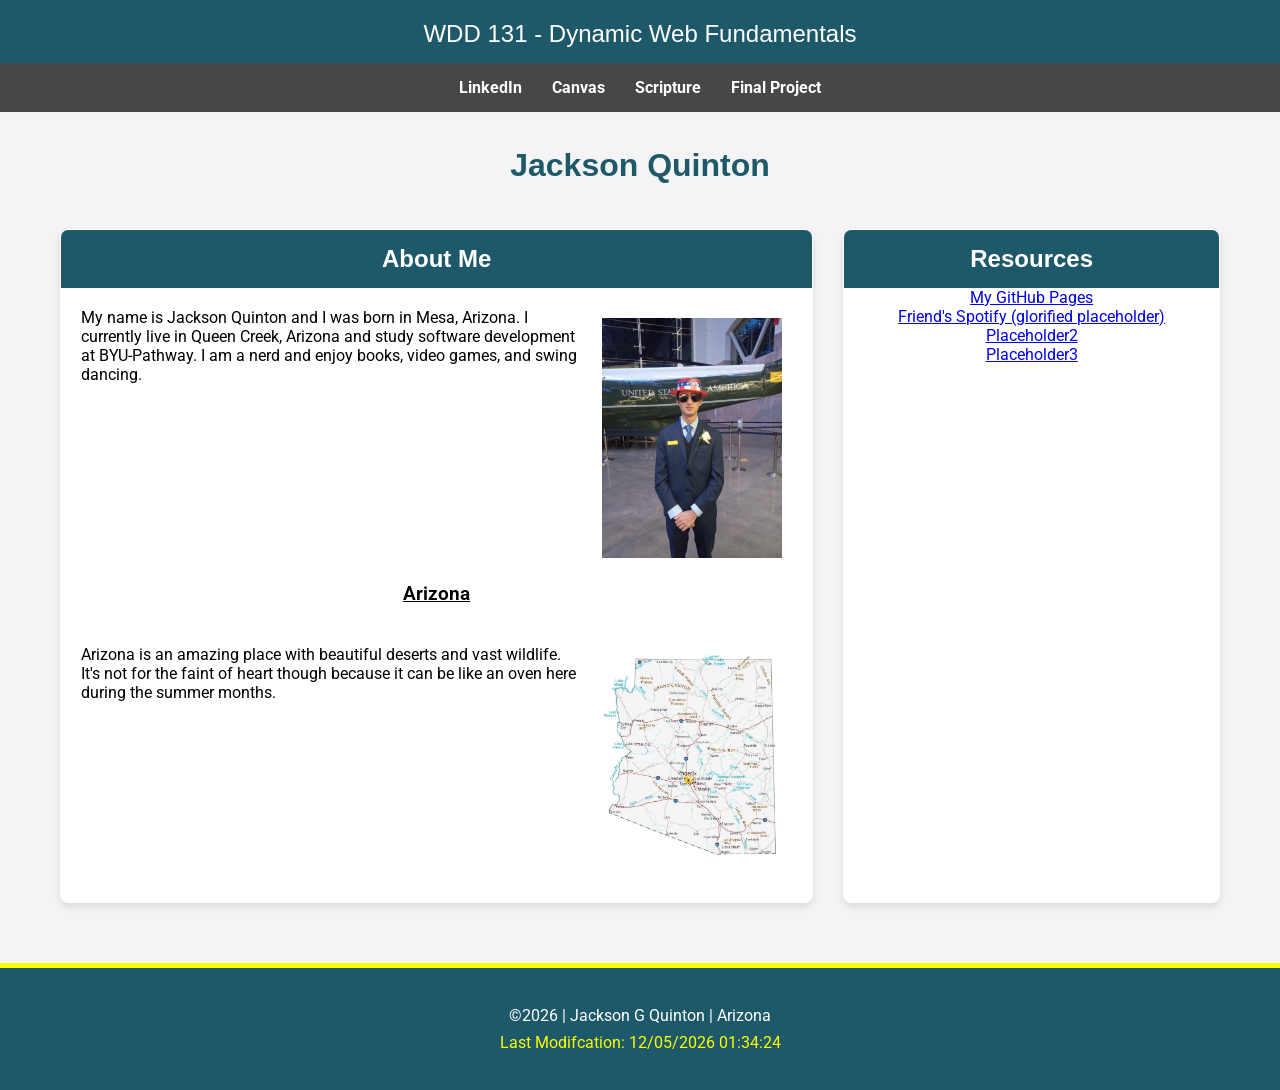
<file: index.html>
<!DOCTYPE html>
<html lang="en">
<head>
    <meta charset="UTF-8">
    <meta name="viewport" content="width=device-width, initial-scale=1.0">
    <meta name="description" content="WDD 131 - Dynamic Web Fundamentals - Jackson Quinton - My home page for all future projects with WDD131.">
    <meta name="author" content="Jackson Quinton">
    <link rel="stylesheet" href="styles/base.css">
    <link rel="preconnect" href="https://fonts.googleapis.com">
    <link rel="preconnect" href="https://fonts.gstatic.com" crossorigin>
    <link href="https://fonts.googleapis.com/css2?family=Roboto:ital,wght@0,100..900;1,100..900&display=swap" rel="stylesheet">
    <script src="scripts/getdates.js" defer></script>
    <title>WDD 131 - Dynamic Web Fundamentals - Jackson Quinton</title>
</head>
<body>
    <header>
        <span id="course-title">WDD 131 - Dynamic Web Fundamentals</span>
        <nav>
            <ul>
                <li><a href="https://www.linkedin.com/top-content?trk=guest_homepage-basic_guest_nav_menu_topContent">LinkedIn</a></li>
                <li><a href="https://byupw.instructure.com/">Canvas</a></li>
                <li><a href="https://www.churchofjesuschrist.org/study/scriptures/bofm/alma/34?lang=eng">Scripture</a></li>
                <li><a>Final Project</a></li>
            </ul>
        </nav>
    </header>
    <main>
        <h1>Jackson Quinton</h1>
        <div class="grid-container">
            <section class="card">
                <h2>About Me</h2>
                <div class="card-body">
                    <img src="images/prof_pic.jpg" alt="picture of Jackson Quinton in a blue suit inside the Ronald Reagan Library.">
                    <p>My name is Jackson Quinton and I was born in Mesa, Arizona. I currently live in Queen Creek, Arizona and study software development
                    at BYU-Pathway. I am a nerd and enjoy books, video games, and swing dancing.</p>
                </div>
                <h3>Arizona</h3>
                <div class="card-body">
                    <img src="images/arizona_map.jpg" alt="image of Arizona with highways and waterways">
                    <p>Arizona is an amazing place with beautiful deserts and vast wildlife. It's not for the faint of heart though because it can be like an oven here during the summer months.</p>
                </div>
            </section>
            <section class="card">
                <h2>Resources</h2>
                <ul>
                    <li><a href="https://github.com/JQuin-Pathway/wdd131">My GitHub Pages</a></li>
                    <li><a href="https://open.spotify.com/artist/1SPuissdkoaz6OcFIE0bt4?si=uulOykioQu2Mky7yuiQHxg">Friend's Spotify (glorified placeholder)</a></li>
                    <li><a href="https://lego.com">Placeholder2</a></li>
                    <li><a href="https://google.com">Placeholder3</a></li>
                </ul>
            </section>
        </div>
    </main>
    <footer>
        <p>©<span id="year"></span> | Jackson G Quinton | Arizona</p>
        <p class="lastmodify">Last Modifcation: <span id="lastModified"></span></p>
    </footer>
</body>
</html>
</file>
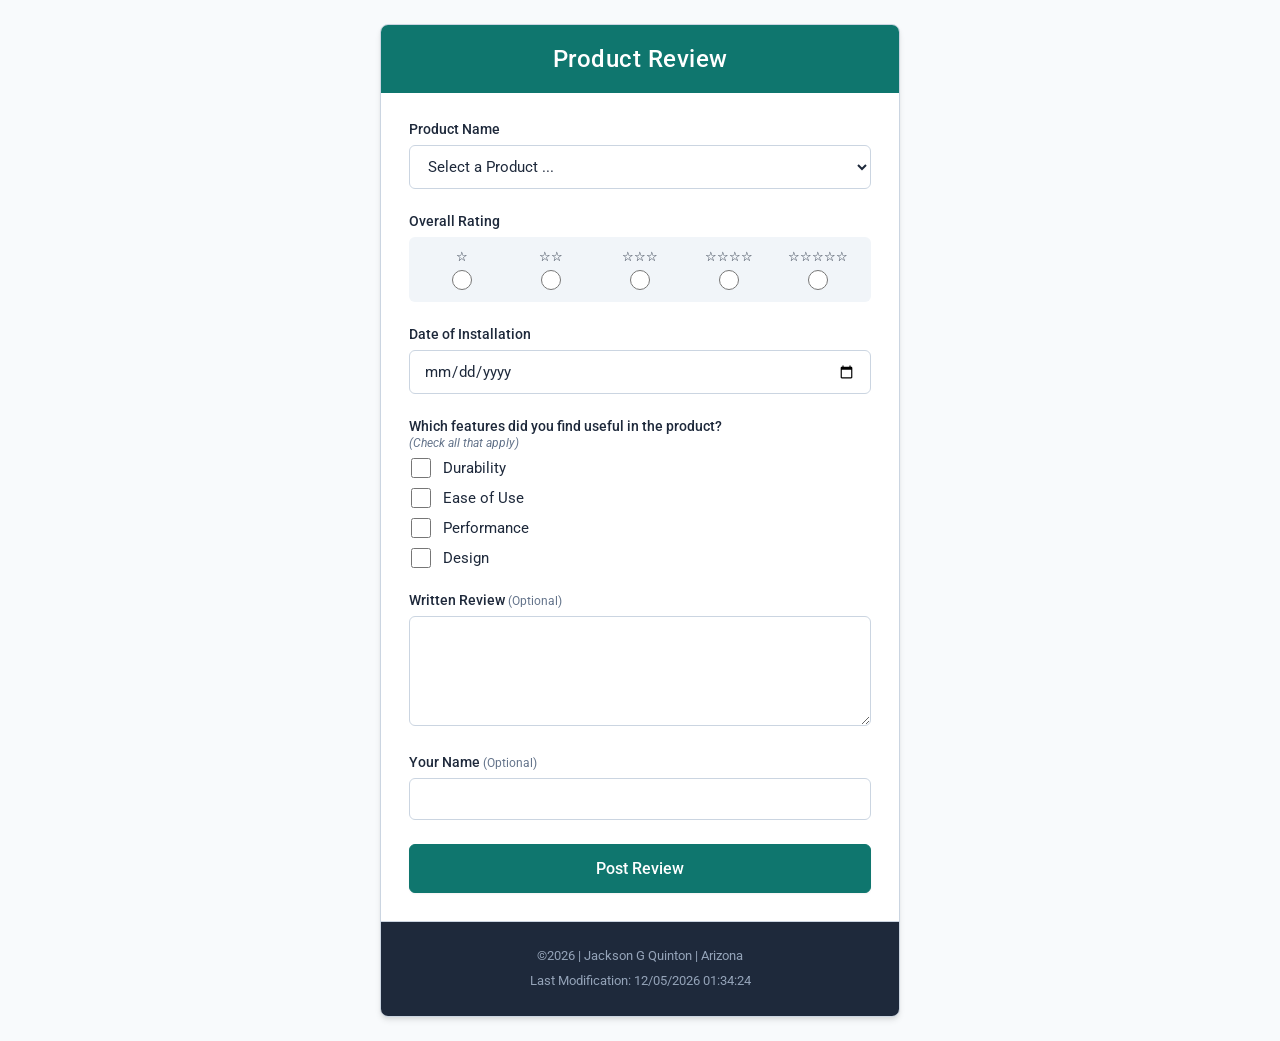
<file: form.html>
<!DOCTYPE html>
<html lang="en">
<head>
    <meta charset="UTF-8">
    <meta name="viewport" content="width=device-width, initial-scale=1.0">
    <meta name="description" content="WDD 131 - Form Assignment. Trying out new css colors and labels to practice for my final project next week.">
    <meta name="author" content="Jackson Quinton">
    <link rel="preconnect" href="https://fonts.googleapis.com">
    <link rel="preconnect" href="https://fonts.gstatic.com" crossorigin>
    <link href="https://fonts.googleapis.com/css2?family=Roboto:ital,wght@0,300;0,400;0,500;0,700;1,400&display=swap" rel="stylesheet">
    <link rel="stylesheet" href="styles/form.css">
    <script src="scripts/form.js" defer></script>
    <script src="/scripts/getdates.js" defer></script>
    <title>Product Review Form Assignment</title>
</head>
<body>

    <div>
        <header>
            <h1>Product Review</h1>
        </header>
        <main>
            <form method="get" action="review.html">
                <div>
                    <label for="product-name">Product Name</label>
                    <select id="product-name" name="productName" required>
                        <option value="" disabled selected>Select a Product ...</option>
                    </select>
                </div>
                <div>
                    <label>Overall Rating</label>
                    <div>
                        <div>
                            <label for="rate1">☆</label>
                            <input type="radio" id="rate1" name="rating" value="1" required>
                        </div>
                        <div>
                            <label for="rate2">☆☆</label>
                            <input type="radio" id="rate2" name="rating" value="2" required>
                        </div>
                        <div>
                            <label for="rate3">☆☆☆</label>
                            <input type="radio" id="rate3" name="rating" value="3" required>
                        </div>
                        <div>
                            <label for="rate4">☆☆☆☆</label>
                            <input type="radio" id="rate4" name="rating" value="4" required>
                        </div>
                        <div>
                            <label for="rate5">☆☆☆☆☆</label>
                            <input type="radio" id="rate5" name="rating" value="5" required>
                        </div>
                    </div>
                </div>
                <div>
                    <label for="install-date">Date of Installation</label>
                    <input type="date" id="install-date" name="installDate" max="9999-12-31" required>
                </div>
                <div>
                    <label>Which features did you find useful in the product?<br><span>(Check all that apply)</span></label>
                    <div>
                        <label for="feat-durability">
                            <input type="checkbox" id="feat-durability" name="features" value="durability"> Durability
                        </label>
                        <label for="feat-ease">
                            <input type="checkbox" id="feat-ease" name="features" value="ease_of_use"> Ease of Use
                        </label>
                        <label for="feat-performance">
                            <input type="checkbox" id="feat-performance" name="features" value="performance"> Performance
                        </label>
                        <label for="feat-design">
                            <input type="checkbox" id="feat-design" name="features" value="design"> Design
                        </label>
                    </div>
                </div>
                <div>
                    <label for="written-review">Written Review <span>(Optional)</span></label>
                    <textarea id="written-review" name="writtenReview"></textarea>
                </div>
                <div>
                    <label for="user-name">Your Name <span>(Optional)</span></label>
                    <input type="text" id="user-name" name="userName">
                </div>
                <button type="submit">Post Review</button>
            </form>
        </main>
        <footer>
            <p>©<span id="year"></span> | Jackson G Quinton | Arizona</p>
            <p>Last Modification: <span id="lastModified"></span></p>
        </footer>
    </div>
</body>
</html>
</file>
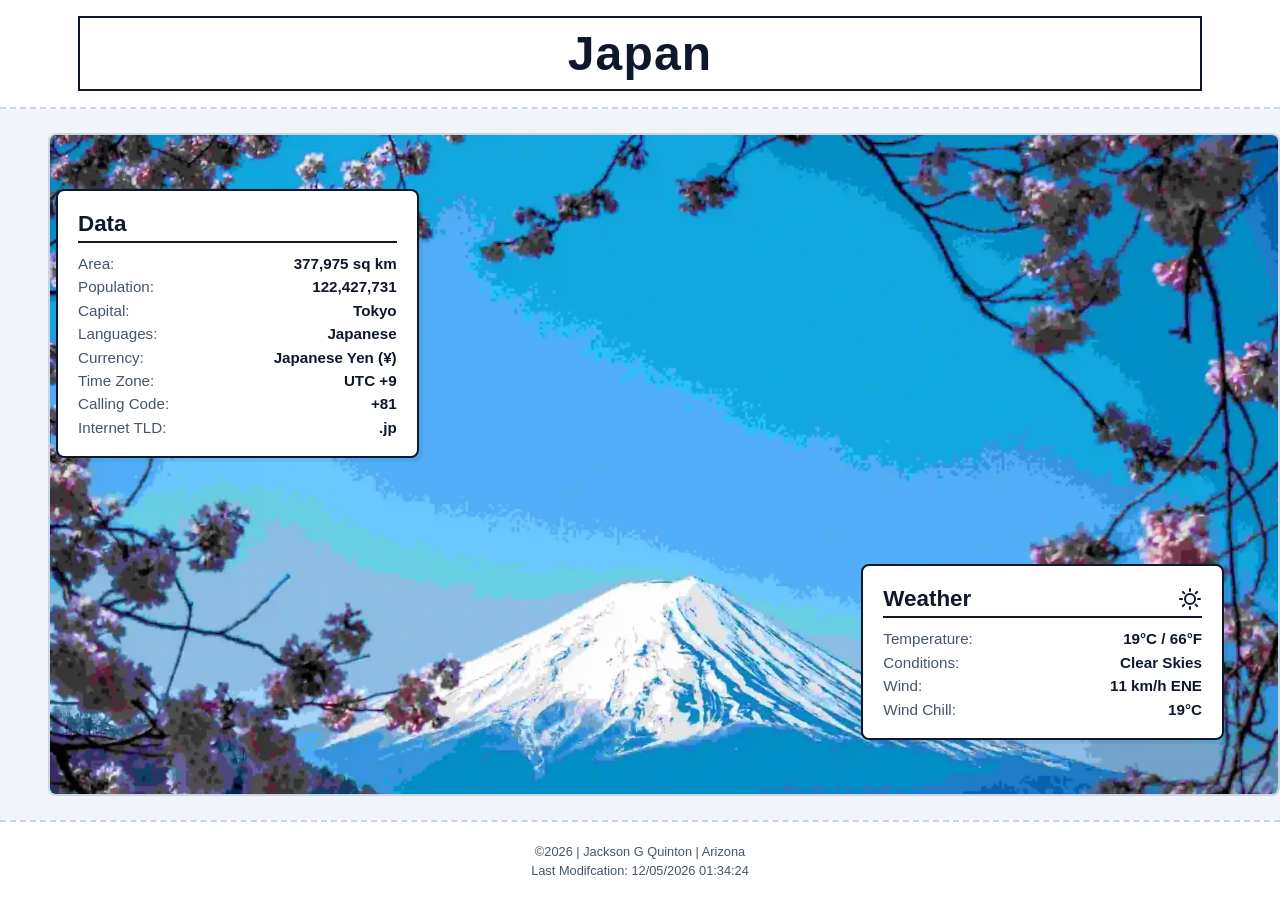
<file: place.html>
<!DOCTYPE html>
<html lang="en">
<head>
    <meta charset="UTF-8">
    <meta name="viewport" content="width=device-width, initial-scale=1.0">
    <meta name="description" content="A page showing some info about Japan. It is made to be compatible with both web and mobile browsing.">
    <meta name="author" content="Jackson Quinton">
    <link rel="stylesheet" href="styles/place.css">
    <script src="scripts/place.js" defer></script>
    <title>Japan</title>
</head>
<body>
   <header class="header-banner">
        <div class="place-title-box">
            <h1>Japan</h1>
        </div>
    </header>
    <main class="content-workspace">
        <picture class="hero-picture">
            <source srcset="images/japan-1.webp" media="(min-width: 768px)">
            <img src="images/japan-2.webp" alt="A picture of Mount Fuji with a pagoda in the foreground." class="hero-img" loading="eager">
        </picture>
        <section class="image-canvas" role="region" aria-label="Mount Fuji Landscape Background View">
            <span class="canvas-label-fallback" id="canvasText">Small Image View</span>
        </section>
        <article class="wireframe-card left-data-card">
            <div class="card-tab-header">Data</div>
            <ul class="data-property-list" id="japanDataGrid"></ul>
        </article>
        <aside class="wireframe-card right-weather-card">
            <div class="card-tab-header">
                <span>Weather</span>
                <svg class="weather-tab-icon" viewBox="0 0 24 24" width="24" height="24" fill="none" stroke="currentColor" stroke-width="2" stroke-linecap="round" stroke-linejoin="round">
                    <path d="M12 2v2M12 20v2M4.93 4.93l1.41 1.41M17.66 17.66l1.41 1.41M2 12h2M20 12h2M6.34 17.66l-1.41 1.41M19.07 4.93l-1.41 1.41"></path>
                    <path d="M12 7a5 5 0 1 0 0 10 5 5 0 0 0 0-10z"></path>
                </svg>
            </div>
            <ul class="data-property-list" id="japanWeatherGrid"></ul>
        </aside>
    </main>
    <footer class="footer-banner">
        <p>©<span id="year"></span> | Jackson G Quinton | Arizona</p>
        <p class="lastmodify">Last Modifcation: <span id="lastModified"></span></p>
    </footer>
</body>
</html>
</file>
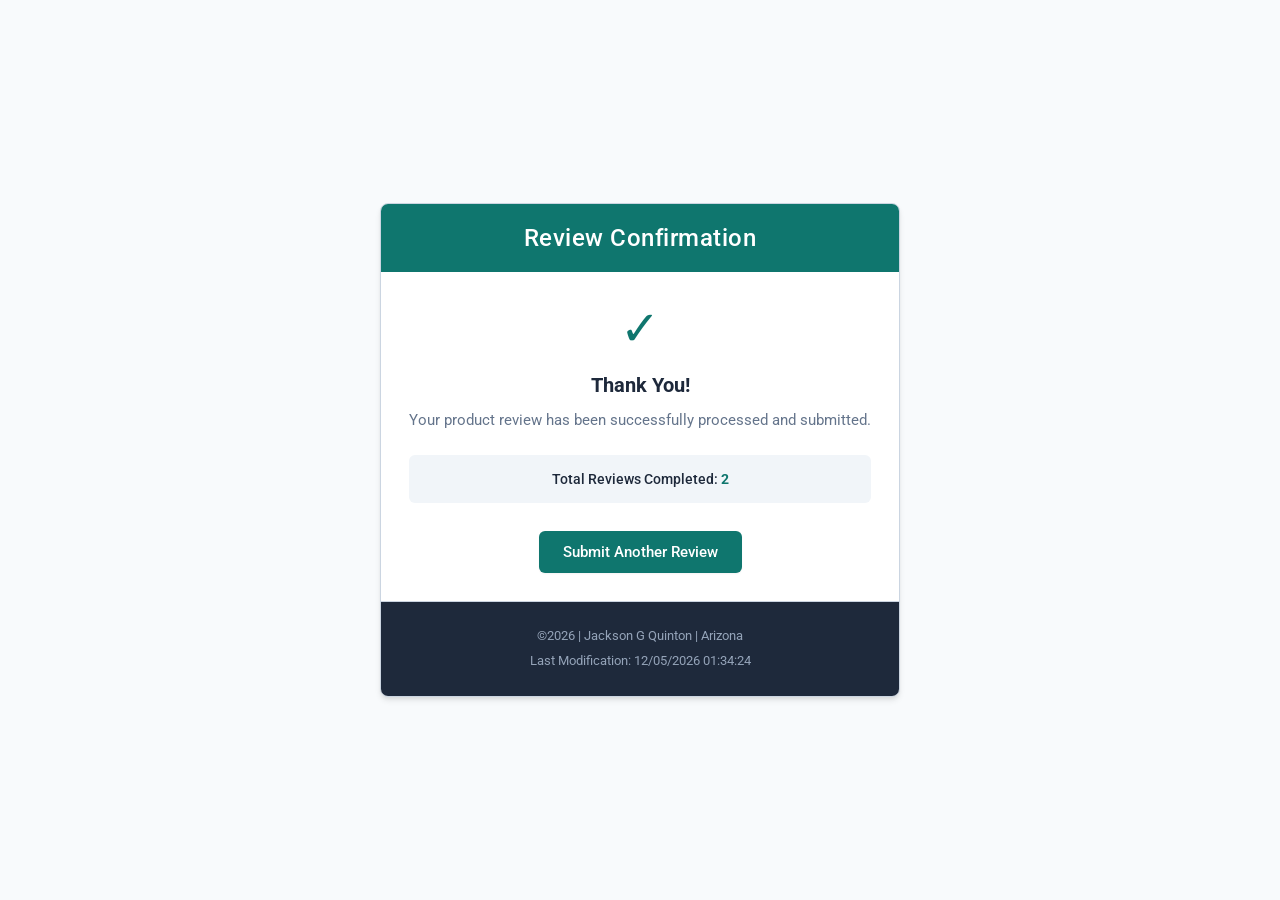
<file: review.html>
<!DOCTYPE html>
<html lang="en">
<head>
    <meta charset="UTF-8">
    <meta name="viewport" content="width=device-width, initial-scale=1.0">
    <meta name="description" content="WDD 131 - Form submission tracking page to review product reviews.">
    <meta name="author" content="Jackson Quinton">
    <link rel="preconnect" href="https://fonts.googleapis.com">
    <link rel="preconnect" href="https://fonts.gstatic.com" crossorigin>
    <link href="https://fonts.googleapis.com/css2?family=Roboto:ital,wght@0,300;0,400;0,500;0,700;1,400&display=swap" rel="stylesheet">
    <link rel="stylesheet" href="styles/form.css">
    <script src="/scripts/review.js" defer></script>
    <script src="/scripts/getdates.js" defer></script>
    <title>Review Page</title>
</head>
<body>

    <div>
        <header>
            <h1>Review Confirmation</h1>
        </header>
        <main class="confirmation-container">
            <div class="confirmation-icon">✓</div>
            <h2 class="confirmation-title">Thank You!</h2>
            <p class="confirmation-text">Your product review has been successfully processed and submitted.</p>
            
            <div class="counter-box">
                <p>Total Reviews Completed: <span id="review-counter-display" class="counter-count">0</span></p>
            </div>

            <a href="form.html" class="btn-link">Submit Another Review</a>
        </main>
        <footer>
            <p>©<span id="year"></span> | Jackson G Quinton | Arizona</p>
            <p>Last Modification: <span id="lastModified"></span></p>
        </footer>
    </div>

</body>
</html>
</file>
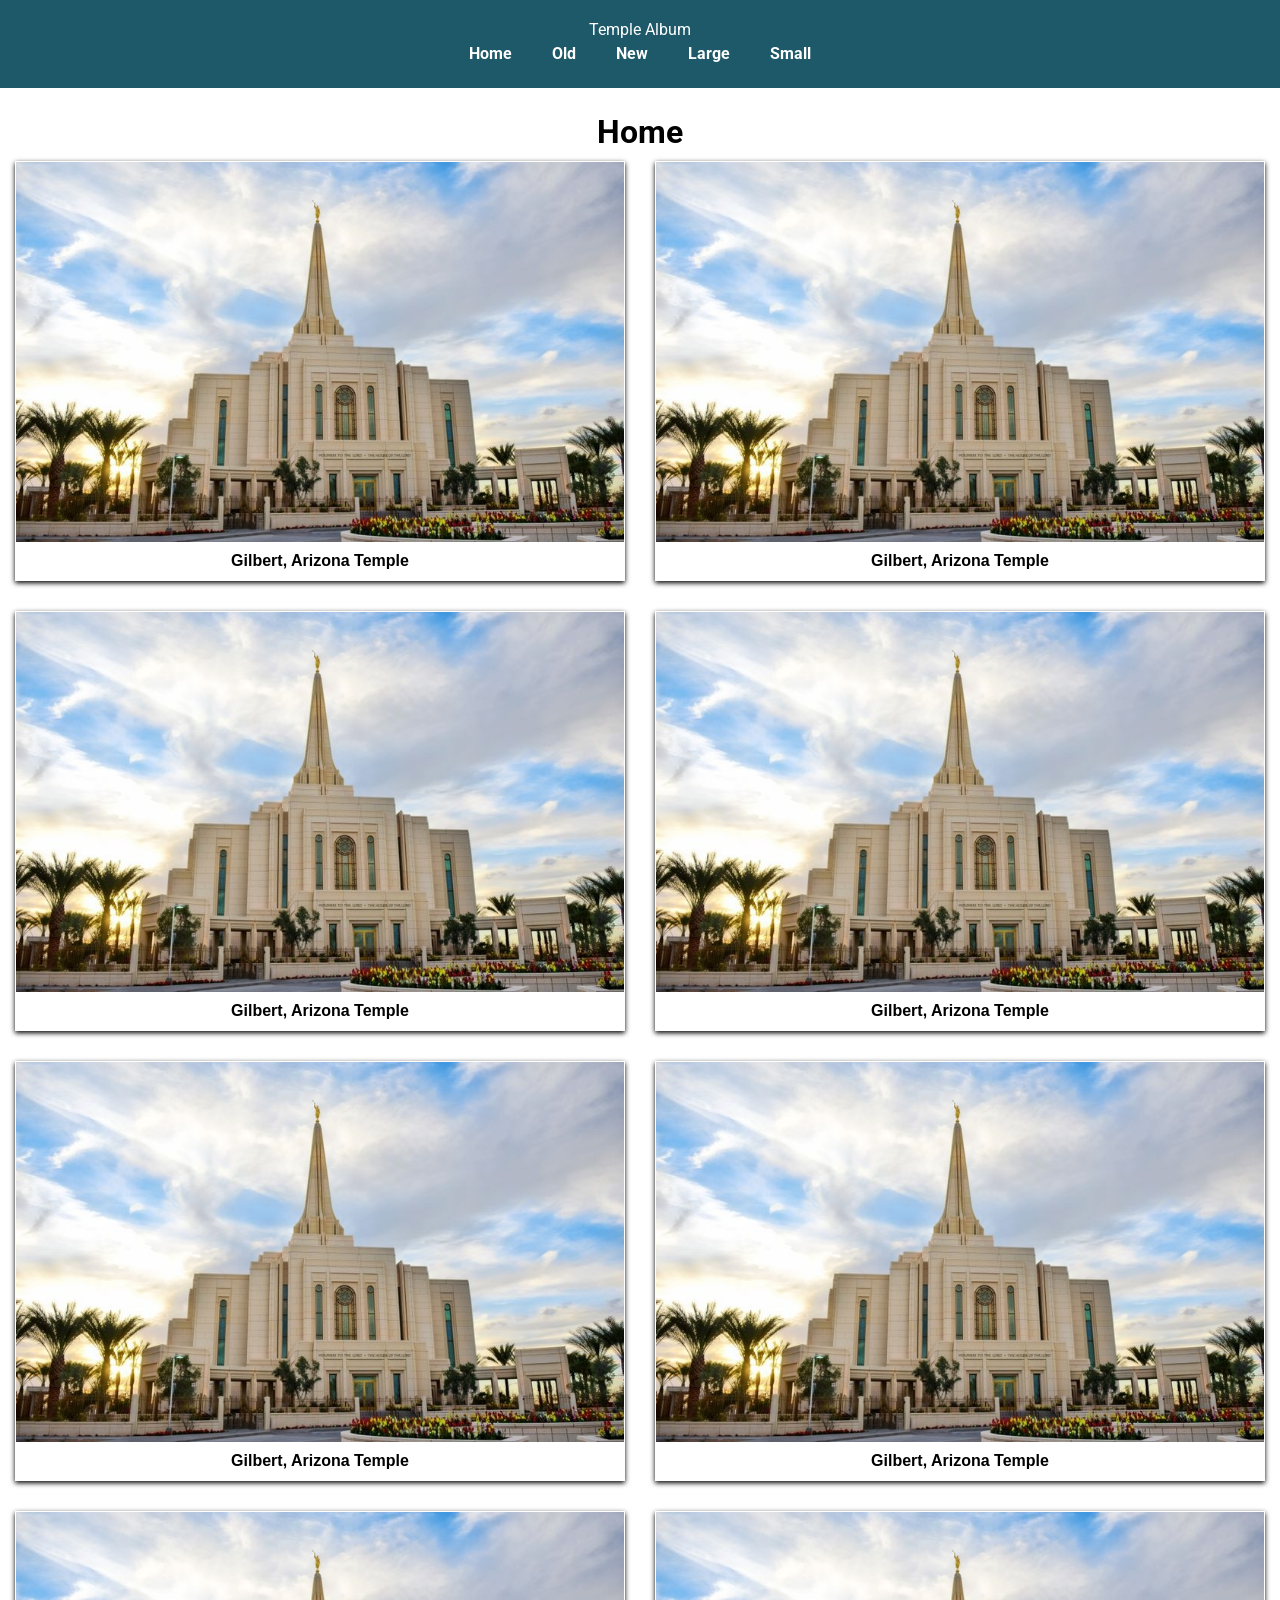
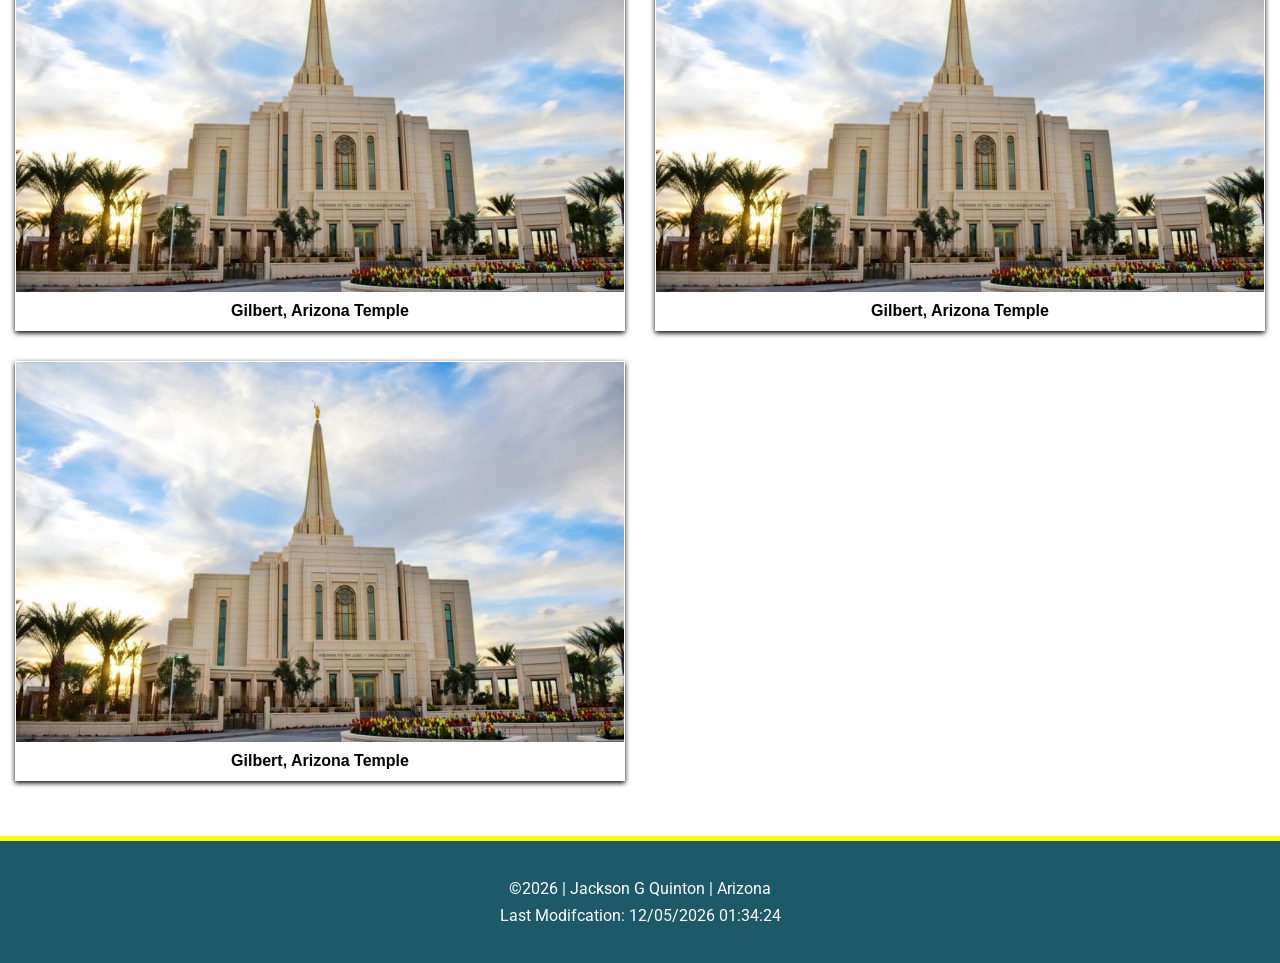
<file: temples.html>
<!DOCTYPE html>
<html lang="en">
<head>
    <meta charset="UTF-8">
    <meta name="viewport" content="width=device-width, initial-scale=1.0">
    <meta name="description" content="Website showing off several temples that test my css skills.">
    <meta name="author" content="Jackson Quinton">
    <link rel="stylesheet" href="styles/temples.css">
    <link rel="stylesheet" href="styles/temples-large.css">
    <script src="scripts/temples.js" defer></script>
    <script src="scripts/getdates.js" defer></script>
    <link rel="preconnect" href="https://fonts.googleapis.com">
    <link rel="preconnect" href="https://fonts.gstatic.com" crossorigin>
    <link href="https://fonts.googleapis.com/css2?family=Roboto:ital,wght@0,100..900;1,100..900&display=swap" rel="stylesheet">
    <title>Temple Album</title>
</head>
<body>
    <header>Temple Album
        <button id="menu" aria-label="Toggle Menu"></button>
        <nav>
            <ul class="hamburger">
                <li><a href="#">Home</a></li>
                <li><a href="#">Old</a></li>
                <li><a href="#">New</a></li>
                <li><a href="#">Large</a></li>
                <li><a href="#">Small</a></li>
            </ul>
        </nav>
    </header>
    <main>
        <h1>Home</h1>
        <div class="temple">
            <figure>
                <img src="images/gilbert_arizona_temple.jpeg" alt="A picture of the Gilbert Arizona Temple">
                <figcaption>Gilbert, Arizona Temple</figcaption>
            </figure>
            <figure>
                <img src="images/gilbert_arizona_temple.jpeg" alt="A picture of the Gilbert Arizona Temple">
                <figcaption>Gilbert, Arizona Temple</figcaption>
            </figure>
            <figure>
                <img src="images/gilbert_arizona_temple.jpeg" alt="A picture of the Gilbert Arizona Temple">
                <figcaption>Gilbert, Arizona Temple</figcaption>
            </figure>
            <figure>
                <img src="images/gilbert_arizona_temple.jpeg" alt="A picture of the Gilbert Arizona Temple">
                <figcaption>Gilbert, Arizona Temple</figcaption>
            </figure>
            <figure>
                <img src="images/gilbert_arizona_temple.jpeg" alt="A picture of the Gilbert Arizona Temple">
                <figcaption>Gilbert, Arizona Temple</figcaption>
            </figure>
            <figure>
                <img src="images/gilbert_arizona_temple.jpeg" alt="A picture of the Gilbert Arizona Temple">
                <figcaption>Gilbert, Arizona Temple</figcaption>
            </figure>
            <figure>
                <img src="images/gilbert_arizona_temple.jpeg" alt="A picture of the Gilbert Arizona Temple">
                <figcaption>Gilbert, Arizona Temple</figcaption>
            </figure>
            <figure>
                <img src="images/gilbert_arizona_temple.jpeg" alt="A picture of the Gilbert Arizona Temple">
                <figcaption>Gilbert, Arizona Temple</figcaption>
            </figure>
            <figure>
                <img src="images/gilbert_arizona_temple.jpeg" alt="A picture of the Gilbert Arizona Temple">
                <figcaption>Gilbert, Arizona Temple</figcaption>
            </figure>
        </div>
    </main>
    <footer>
        <p>©<span id="year"></span> | Jackson G Quinton | Arizona</p>
        <p class="lastmodify">Last Modifcation: <span id="lastModified"></span></p>
    </footer>
</body>
</html>
</file>
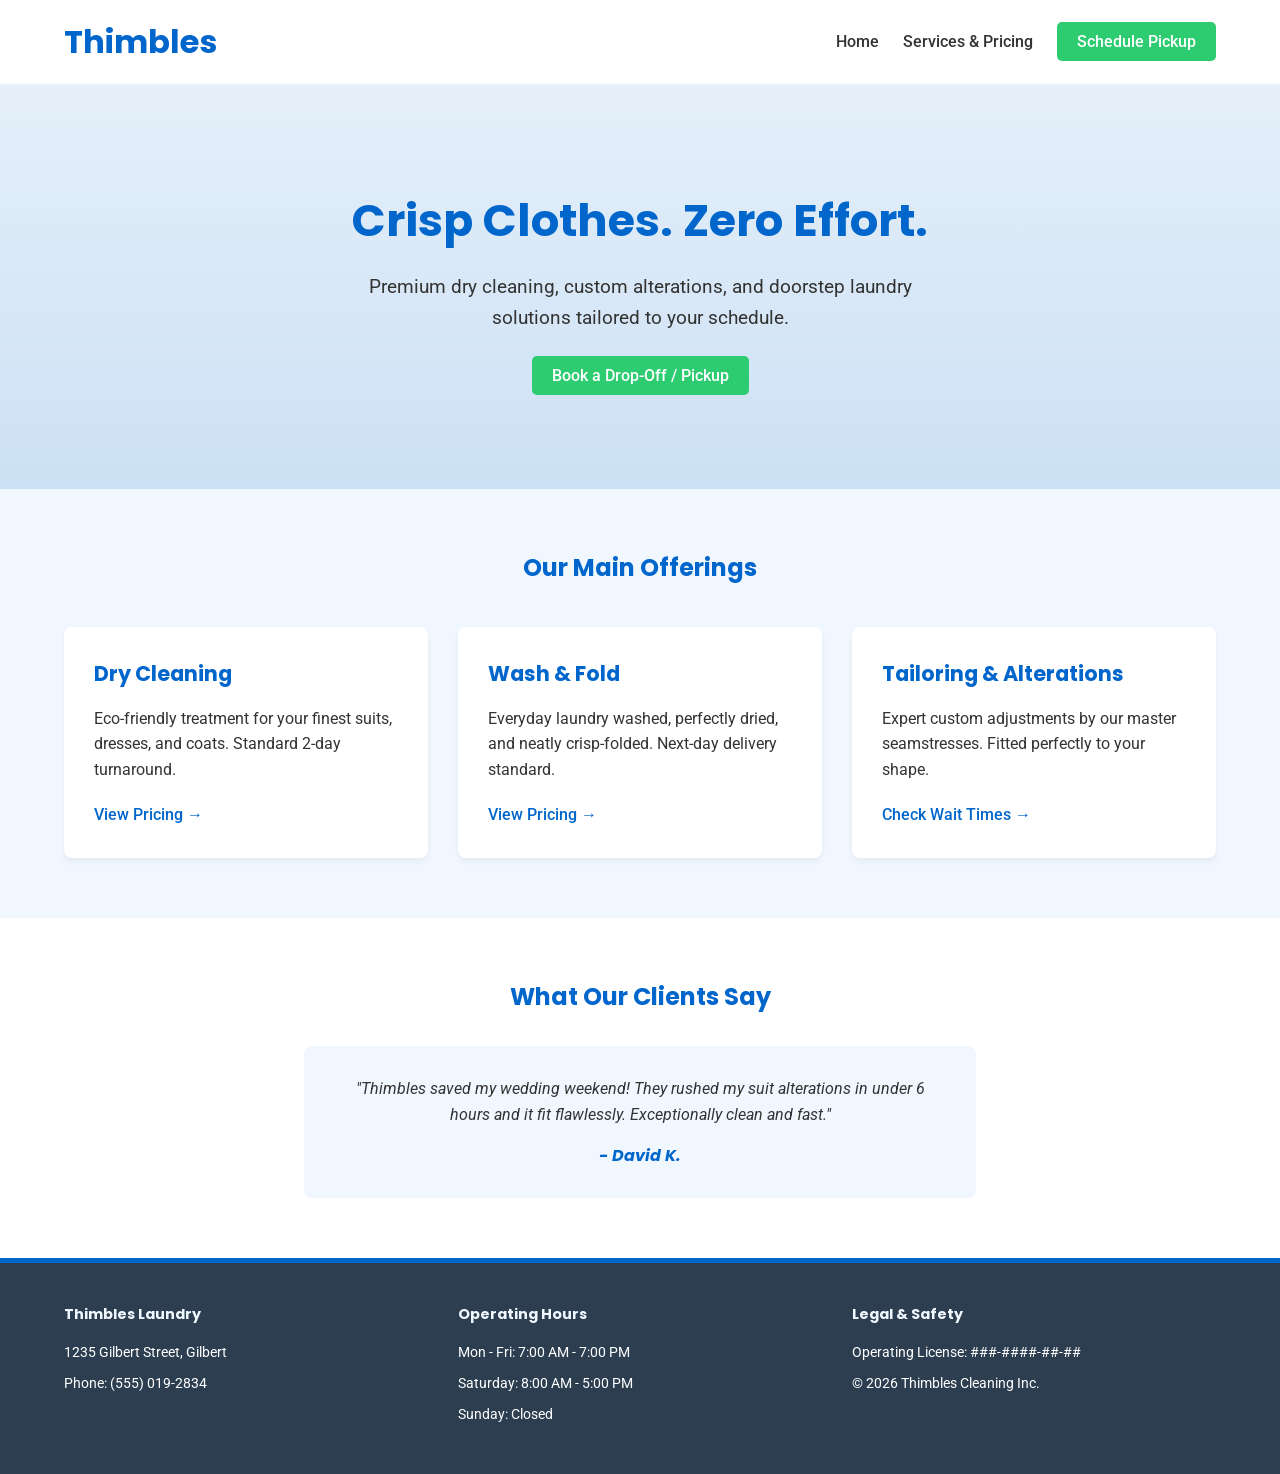
<file: final project/home.html>
<!DOCTYPE html>
<html lang="en">
<head>
    <meta charset="UTF-8">
    <meta name="viewport" content="width=device-width, initial-scale=1.0">
    <meta name="description" content="Thimbles Laundry Home Page.">
    <meta name="author" content="Jackson Quinton">
    <link rel="preconnect" href="https://fonts.googleapis.com">
    <link rel="preconnect" href="https://fonts.gstatic.com" crossorigin>
    <link href="https://fonts.googleapis.com/css2?family=Poppins:wght@600;700&family=Roboto:wght@400;500&display=swap" rel="stylesheet">
    <link rel="stylesheet" href="styles/home.css">
    <script src="scripts/home.js" defer></script>
    <title>Thimbles Dry Cleaning & Laundry Services</title>
</head>
<body>
    <header>
        <a href="home.html" class="logo">
            <h1>Thimbles</h1>
        </a>
        <div class="menu-toggle">☰</div>
        <nav>
            <a href="home.html">Home</a>
            <a href="service.html">Services & Pricing</a>
            <a href="schedule.html" class="cta-btn">Schedule Pickup</a>
        </nav>
    </header>

    <section class="hero">
        <h1>Crisp Clothes. Zero Effort.</h1>
        <p>Premium dry cleaning, custom alterations, and doorstep laundry solutions tailored to your schedule.</p>
        <a href="schedule.html" class="cta-btn">Book a Drop-Off / Pickup</a>
    </section>
    <section class="services-preview">
        <h2>Our Main Offerings</h2>
        <div class="grid">
            <div class="card">
                <h3>Dry Cleaning</h3>
                <p>Eco-friendly treatment for your finest suits, dresses, and coats. Standard 2-day turnaround.</p>
                <a href="services.html">View Pricing →</a>
            </div>
            <div class="card">
                <h3>Wash & Fold</h3>
                <p>Everyday laundry washed, perfectly dried, and neatly crisp-folded. Next-day delivery standard.</p>
                <a href="services.html">View Pricing →</a>
            </div>
            <div class="card">
                <h3>Tailoring & Alterations</h3>
                <p>Expert custom adjustments by our master seamstresses. Fitted perfectly to your shape.</p>
                <a href="services.html">Check Wait Times →</a>
            </div>
        </div>
    </section>
    <section class="reviews">
        <h2>What Our Clients Say</h2>
        <div class="review-slider">
            <p>"Thimbles saved my wedding weekend! They rushed my suit alterations in under 6 hours and it fit flawlessly. Exceptionally clean and fast."</p>
            <strong class="review-author">- David K.</strong>
        </div>
    </section>

    <footer>
        <div>
            <h4>Thimbles Laundry</h4>
            <p>1235 Gilbert Street, Gilbert</p>
            <p>Phone: (555) 019-2834</p>
        </div>
        <div>
            <h4>Operating Hours</h4>
            <p>Mon - Fri: 7:00 AM - 7:00 PM</p>
            <p>Saturday: 8:00 AM - 5:00 PM</p>
            <p>Sunday: Closed</p>
        </div>
        <div>
            <h4>Legal & Safety</h4>
            <p>Operating License: ###-####-##-##</p>
            <p>&copy; 2026 Thimbles Cleaning Inc.</p>
        </div>
    </footer>
</body>
</html>
</file>
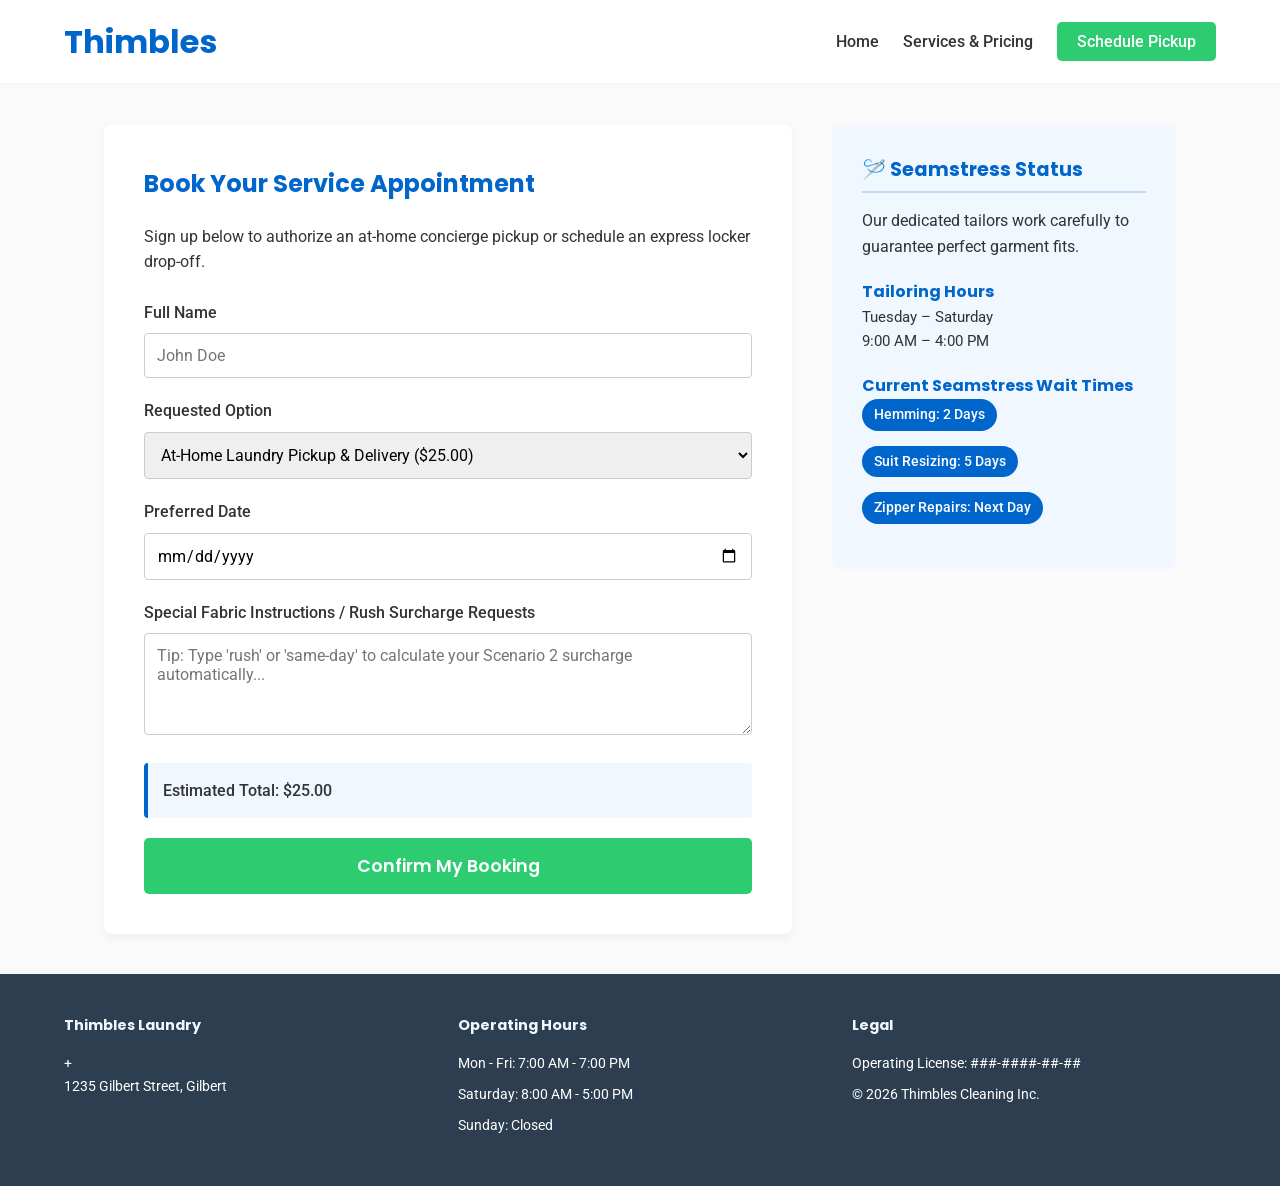
<file: final project/schedule.html>
<!DOCTYPE html>
<html lang="en">
<head>
    <meta charset="UTF-8">
    <meta name="viewport" content="width=device-width, initial-scale=1.0">
    <meta name="description" content="Thimbles Laundry Scheduling page. Check to see estimated wait times on cleaning and tailors here.">
    <meta name="author" content="Jackson Quinton">
    <link rel="preconnect" href="https://fonts.googleapis.com">
    <link rel="preconnect" href="https://fonts.gstatic.com" crossorigin>
    <link href="https://fonts.googleapis.com/css2?family=Poppins:wght@600;700&family=Roboto:wght@400;500&display=swap" rel="stylesheet">
    <link rel="stylesheet" href="styles/schedule.css">
    <script src="scripts/home.js" defer></script>
    <title>Schedule a Pickup | Thimbles Laundry</title>
</head>
<body class="page-bg-gray">
    <header>
        <a href="home.html" class="logo"><h1>Thimbles</h1></a>
        <div class="menu-toggle">☰</div>
        <nav>
            <a href="home.html">Home</a>
            <a href="service.html">Services & Pricing</a>
            <a href="schedule.html" class="cta-btn">Schedule Pickup</a>
        </nav>
    </header>
    <div class="container">
        <main class="form-block">
            <h2>Book Your Service Appointment</h2>
            <p>Sign up below to authorize an at-home concierge pickup or schedule an express locker drop-off.</p>
            
            <form id="bookingForm" action="#" method="POST" onsubmit="alert('Thank you! Your request has been logged.'); return false;">
                <div class="form-group">
                    <label for="name">Full Name</label>
                    <input type="text" id="name" required placeholder="John Doe">
                </div>
                <div class="form-group">
                    <label for="service-type">Requested Option</label>
                    <select id="service-type">
                        <option value="pickup">At-Home Laundry Pickup & Delivery ($25.00)</option>
                        <option value="instore">In-Store Drop-off Scheduling ($0.00)</option>
                        <option value="tailoring">Tailoring Fitting Appointment ($45.00)</option>
                    </select>
                </div>

                <div class="form-group">
                    <label for="date">Preferred Date</label>
                    <input type="date" id="date" required>
                </div>

                <div class="form-group">
                    <label for="notes">Special Fabric Instructions / Rush Surcharge Requests</label>
                    <textarea id="notes" rows="4" placeholder="Tip: Type 'rush' or 'same-day' to calculate your Scenario 2 surcharge automatically..."></textarea>
                </div>

                <div class="form-group" style="background: #f0f7ff; padding: 15px; border-radius: 4px; border-left: 4px solid #0066cc;">
                    <p style="margin: 0; font-weight: 500;">Estimated Total: <span id="costLiveEstimate">$25.00</span></p>
                </div>

                <button type="submit" class="submit-btn">Confirm My Booking</button>
            </form>
        </main>
        <aside class="sidebar">
            <h3>🪡 Seamstress Status</h3>
            <p>Our dedicated tailors work carefully to guarantee perfect garment fits.</p>
            <h4>Tailoring Hours</h4>
            <p class="sidebar-subtext">Tuesday – Saturday<br>9:00 AM – 4:00 PM</p>
            <h4>Current Seamstress Wait Times</h4>
            <p><span class="wait-badge">Hemming: 2 Days</span></p>
            <p><span class="wait-badge">Suit Resizing: 5 Days</span></p>
            <p><span class="wait-badge">Zipper Repairs: Next Day</span></p>
        </aside>
    </div>
    <footer class="no-border">
        <div>
            <h4>Thimbles Laundry</h4>+
            <p>1235 Gilbert Street, Gilbert</p>
        </div>
        <div>
            <h4>Operating Hours</h4>
            <p>Mon - Fri: 7:00 AM - 7:00 PM</p>
            <p>Saturday: 8:00 AM - 5:00 PM</p>
            <p>Sunday: Closed</p>
        </div>
        <div>
            <h4>Legal</h4>
            <p>Operating License: ###-####-##-##</p>
            <p>&copy; 2026 Thimbles Cleaning Inc.</p>
        </div>
    </footer>

</body>
</html>
</file>
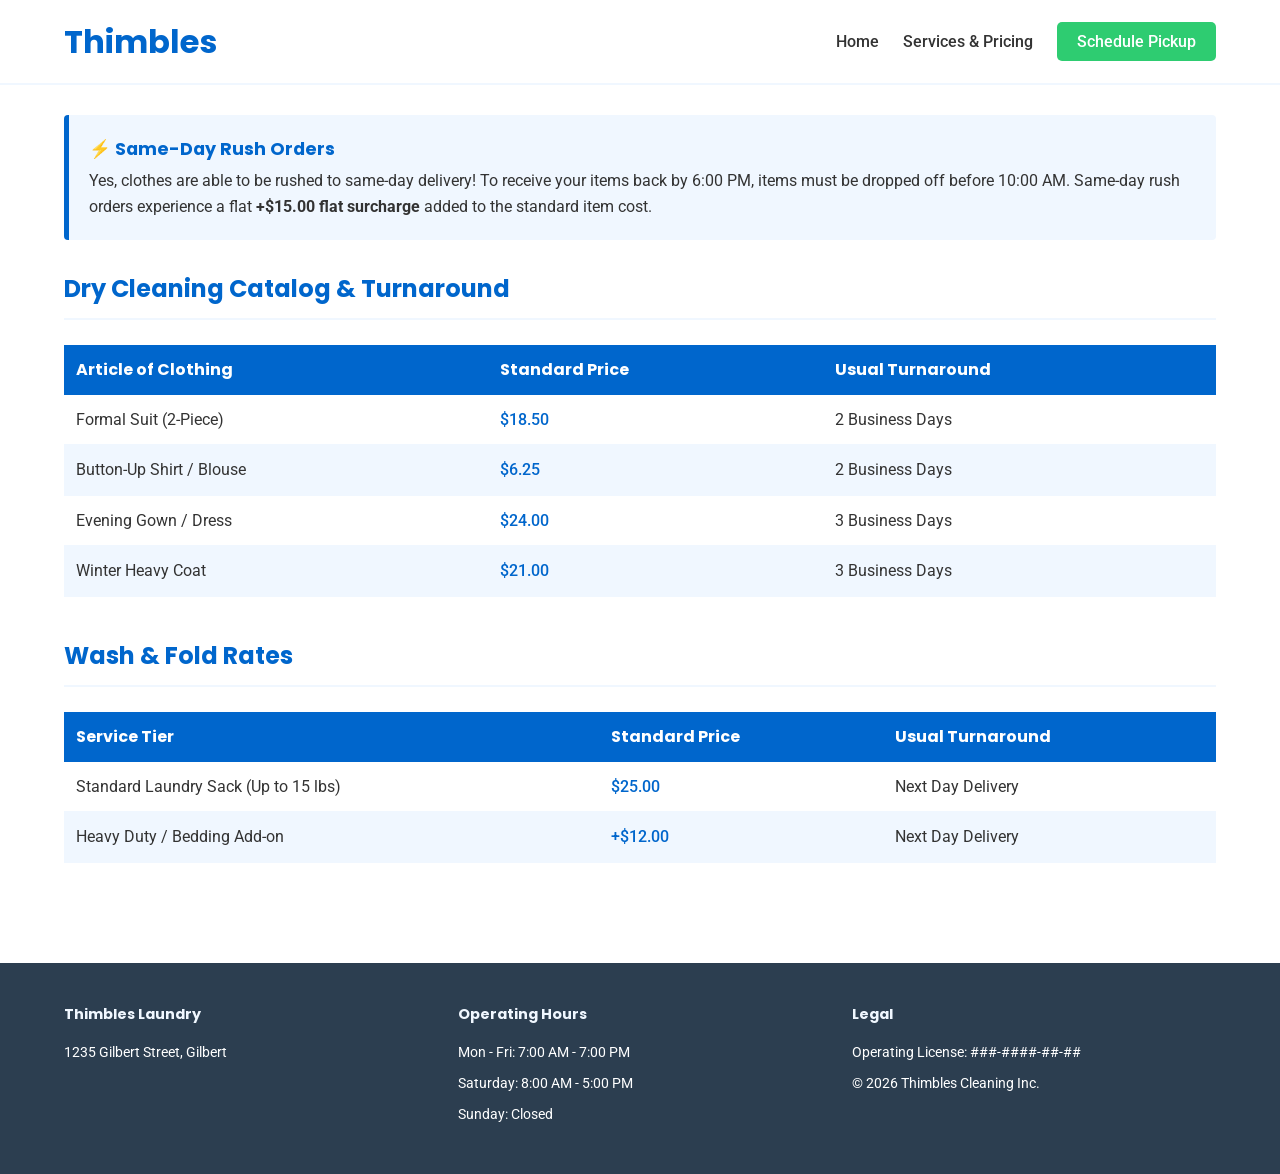
<file: final project/service.html>
<!DOCTYPE html>
<html lang="en">
<head>
    <meta charset="UTF-8">
    <meta name="viewport" content="width=device-width, initial-scale=1.0">
    <meta name="description" content="Thimbles Laundry Services page, contains the catalog and pricing sheets.">
    <meta name="author" content="Jackson Quinton">
    <link rel="preconnect" href="https://fonts.googleapis.com">
    <link rel="preconnect" href="https://fonts.gstatic.com" crossorigin>
    <link href="https://fonts.googleapis.com/css2?family=Poppins:wght@600;700&family=Roboto:wght@400;500&display=swap" rel="stylesheet">
    <link rel="stylesheet" href="styles/service.css">
    <script src="scripts/home.js" defer></script>
    <title>Services & Pricing | Thimbles Laundry</title>
</head>
<body>
    <header>
        <a href="home.html" class="logo"><h1>Thimbles</h1></a>
        <nav>
            <a href="home.html">Home</a>
            <a href="service.html">Services & Pricing</a>
            <a href="schedule.html" class="cta-btn">Schedule Pickup</a>
        </nav>
    </header>
    <div class="scenario-alert">
        <h3>⚡ Same-Day Rush Orders</h3>
        <p>Yes, clothes are able to be rushed to same-day delivery! To receive your items back by 6:00 PM, items must be dropped off before 10:00 AM. Same-day rush orders experience a flat <strong>+$15.00 flat surcharge</strong> added to the standard item cost.</p>
    </div>
    <main class="pricing-section">
        <h2>Dry Cleaning Catalog & Turnaround</h2>
        <table>
            <thead>
                <tr>
                    <th>Article of Clothing</th>
                    <th>Standard Price</th>
                    <th>Usual Turnaround</th>
                </tr>
            </thead>
            <tbody>
                <tr>
                    <td>Formal Suit (2-Piece)</td>
                    <td class="price-tag">$18.50</td>
                    <td>2 Business Days</td>
                </tr>
                <tr>
                    <td>Button-Up Shirt / Blouse</td>
                    <td class="price-tag">$6.25</td>
                    <td>2 Business Days</td>
                </tr>
                <tr>
                    <td>Evening Gown / Dress</td>
                    <td class="price-tag">$24.00</td>
                    <td>3 Business Days</td>
                </tr>
                <tr>
                    <td>Winter Heavy Coat</td>
                    <td class="price-tag">$21.00</td>
                    <td>3 Business Days</td>
                </tr>
            </tbody>
        </table>
        <h2>Wash & Fold Rates</h2>
        <table>
            <thead>
                <tr>
                    <th>Service Tier</th>
                    <th>Standard Price</th>
                    <th>Usual Turnaround</th>
                </tr>
            </thead>
            <tbody>
                <tr>
                    <td>Standard Laundry Sack (Up to 15 lbs)</td>
                    <td class="price-tag">$25.00</td>
                    <td>Next Day Delivery</td>
                </tr>
                <tr>
                    <td>Heavy Duty / Bedding Add-on</td>
                    <td class="price-tag">+$12.00</td>
                    <td>Next Day Delivery</td>
                </tr>
            </tbody>
        </table>
    </main>
    <footer class="no-border">
        <div>
            <h4>Thimbles Laundry</h4>
            <p>1235 Gilbert Street, Gilbert</p>
        </div>
        <div>
            <h4>Operating Hours</h4>
            <p>Mon - Fri: 7:00 AM - 7:00 PM</p>
            <p>Saturday: 8:00 AM - 5:00 PM</p>
            <p>Sunday: Closed</p>
        </div>
        <div>
            <h4>Legal</h4>
            <p>Operating License: ###-####-##-##</p>
            <p>&copy; 2026 Thimbles Cleaning Inc.</p>
        </div>
    </footer>
</body>
</html>
</file>
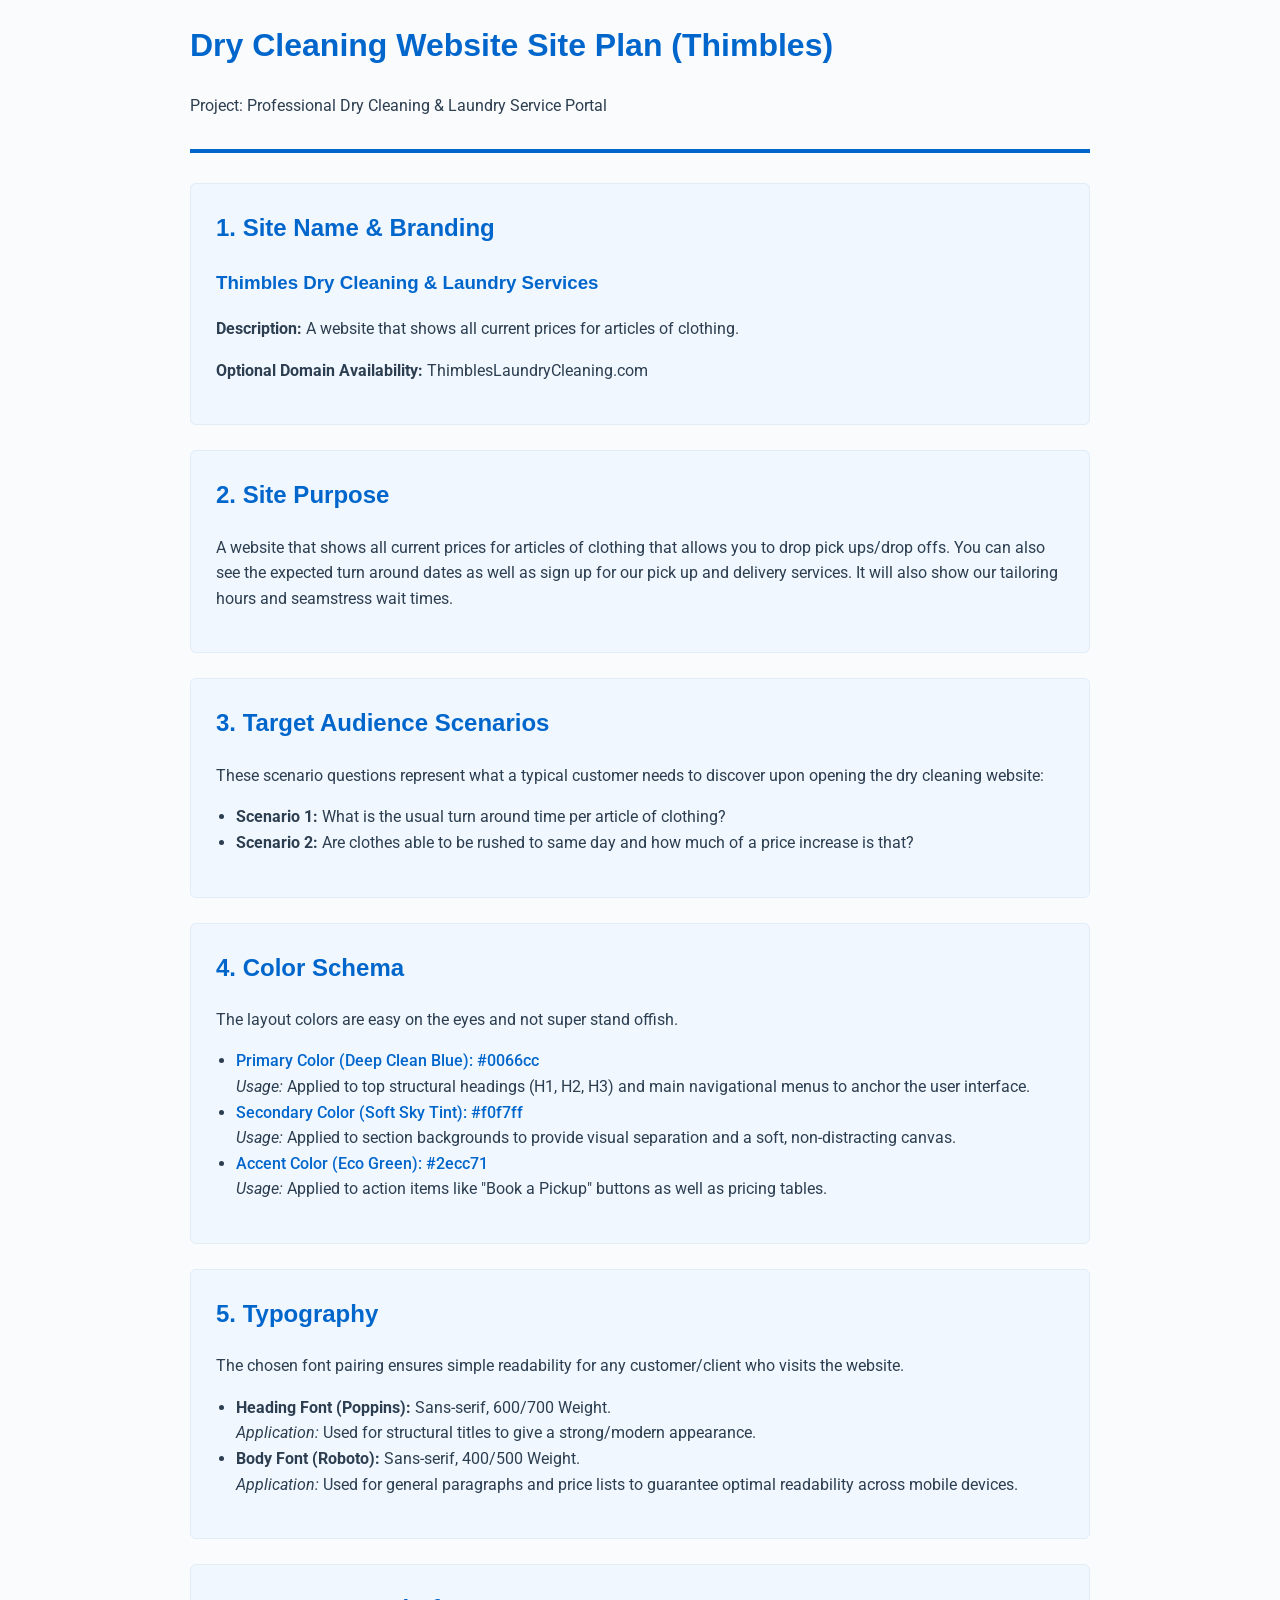
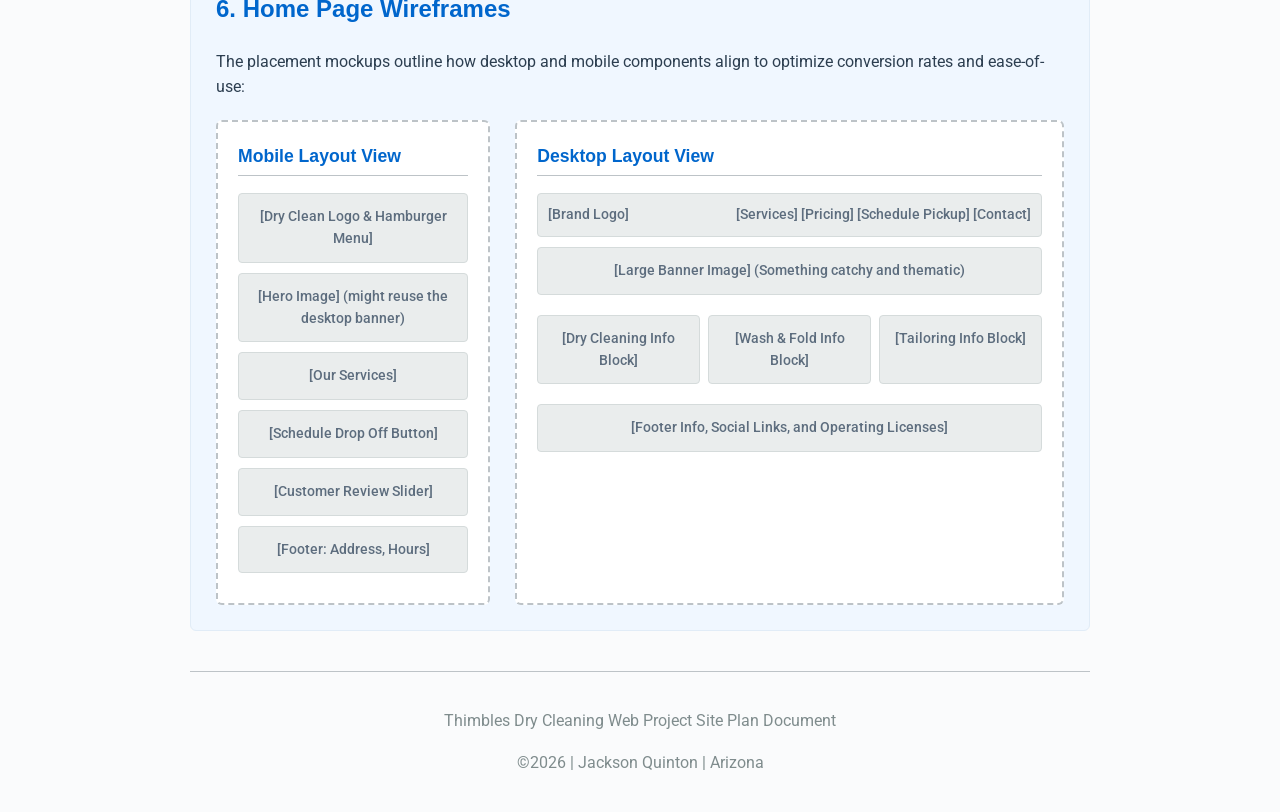
<file: project/siteplan.html>
<!DOCTYPE html>
<html lang="en">
<head>
    <meta charset="UTF-8">
    <meta name="viewport" content="width=device-width, initial-scale=1.0">
    <meta name="description" content="Website for showing my plan and final project for the term. The current plan is for it to be about dry cleaning.">
    <meta name="author" content="Jackson Quinton">
    <title>Dry Cleaning Website Site Plan (Thimbles)</title>
    <link rel="preconnect" href="https://fonts.googleapis.com">
    <link rel="preconnect" href="https://fonts.gstatic.com" crossorigin>
    <link href="https://fonts.googleapis.com/css2?family=Roboto:ital,wght@0,100..900;1,100..900&display=swap" rel="stylesheet">
    <link rel="stylesheet" href="styles/siteplan.css">
</head>
<body>

    <header>
        <h1>Dry Cleaning Website Site Plan (Thimbles)</h1>
        <p>Project: Professional Dry Cleaning &amp; Laundry Service Portal</p>
    </header>

    <main>
        <section id="site-name">
            <h2>1. Site Name &amp; Branding</h2>
            <h3>Thimbles Dry Cleaning &amp; Laundry Services</h3>
            <p><strong>Description:</strong> A website that shows all current prices for articles of clothing.</p>
            <p><strong>Optional Domain Availability:</strong> ThimblesLaundryCleaning.com</p>
        </section>
        <section id="site-purpose">
            <h2>2. Site Purpose</h2>
            <p> A website that shows all current prices for articles of clothing that allows you to drop pick ups/drop offs.
                You can also see the expected turn around dates as well as sign up for our pick up and delivery services. 
                It will also show our tailoring hours and seamstress wait times.</p>
        </section>

        <section id="scenarios">
            <h2>3. Target Audience Scenarios</h2>
            <p>These scenario questions represent what a typical customer needs to discover upon opening the dry cleaning website:</p>
            <ul>
                <li><strong>Scenario 1:</strong> What is the usual turn around time per article of clothing?</li>
                <li><strong>Scenario 2:</strong> Are clothes able to be rushed to same day and how much of a price increase is that?</li>
            </ul>
        </section>
        <section id="color-schema">
            <h2>4. Color Schema</h2>
            <p>The layout colors are easy on the eyes and not super stand offish.</p>
            <ul>
                <li>
                    <span class="accent-text">Primary Color (Deep Clean Blue): #0066cc</span>   
                    <br><em>Usage:</em> Applied to top structural headings (H1, H2, H3) and main navigational menus to anchor the user interface.
                </li>
                <li>
                    <span class="accent-text">Secondary Color (Soft Sky Tint): #f0f7ff</span> 
                    <br><em>Usage:</em> Applied to section backgrounds to provide visual separation and a soft, non-distracting canvas.
                </li>
                <li>
                    <span class="accent-text">Accent Color (Eco Green): #2ecc71</span> 
                    <br><em>Usage:</em> Applied to action items like "Book a Pickup" buttons as well as pricing tables.
                </li>
            </ul>
        </section>
        <section id="typography">
            <h2>5. Typography</h2>
            <p>The chosen font pairing ensures simple readability for any customer/client who visits the website.</p>
            <ul>
                <li>
                    <strong>Heading Font (Poppins):</strong> Sans-serif, 600/700 Weight.
                    <br><em>Application:</em> Used for structural titles to give a strong/modern appearance.
                </li>
                <li>
                    <strong>Body Font (Roboto):</strong> Sans-serif, 400/500 Weight.
                    <br><em>Application:</em> Used for general paragraphs and price lists to guarantee optimal readability across mobile devices.
                </li>
            </ul>
        </section>
        <section id="wireframes">
            <h2>6. Home Page Wireframes</h2>
            <p>The placement mockups outline how desktop and mobile components align to optimize conversion rates and ease-of-use:</p>
            
            <div class="wireframe-container">
                <div class="wireframe-box">
                    <h3>Mobile Layout View</h3>
                    <div class="wf-element">[Dry Clean Logo &amp; Hamburger Menu]</div>
                    <div class="wf-element">[Hero Image] (might reuse the desktop banner)</div>
                    <div class="wf-element">[Our Services]</div>
                    <div class="wf-element">[Schedule Drop Off Button]</div>
                    <div class="wf-element">[Customer Review Slider]</div>
                    <div class="wf-element">[Footer: Address, Hours]</div>
                </div>
                <div class="wireframe-box">
                    <h3>Desktop Layout View</h3>
                    <div class="wf-desktop-nav">
                        <div>[Brand Logo]</div>
                        <div>[Services] [Pricing] [Schedule Pickup] [Contact]</div>
                    </div>
                    <div class="wf-element">[Large Banner Image] (Something catchy and thematic)</div>
                    <div class="wf-grid-3">
                        <div class="wf-element">[Dry Cleaning Info Block]</div>
                        <div class="wf-element">[Wash &amp; Fold Info Block]</div>
                        <div class="wf-element">[Tailoring Info Block]</div>
                    </div>
                    <div class="wf-element">[Footer Info, Social Links, and Operating Licenses]</div>
                </div>
            </div> 
        </section>
    </main>
    <footer>
        <p>Thimbles Dry Cleaning Web Project Site Plan Document</p>
        <p>&copy;2026 | Jackson Quinton | Arizona</p>
    </footer>

</body>
</html>
</file>
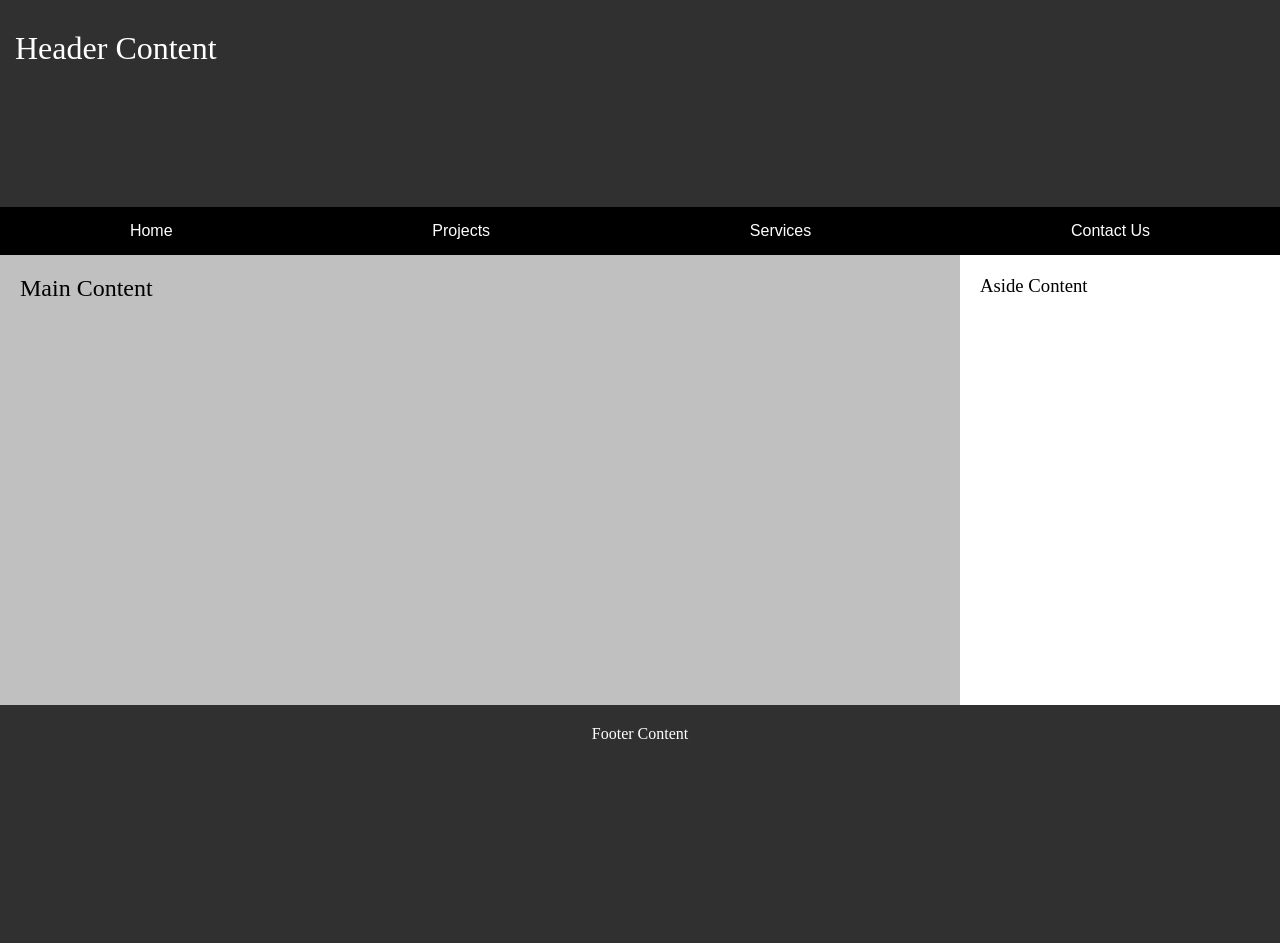
<file: week01/basic-layout.html>
<!DOCTYPE html>
<html lang="en">
<head>
    <meta charset="UTF-8">
    <meta name="viewport" content="width=device-width, initial-scale=1.0">
    <link rel="stylesheet" href="styles/layout.css">
    <title>Jackson Quinton WDD131</title>
</head>
<body>
    <header>
        <h1>Header Content</h1>
        <div class="url-bar">
            <nav>
                <ul>
                    <li><a>Home</a></li>
                    <li><a>Projects</a></li>
                    <li><a>Services</a></li>
                    <li><a>Contact Us</a></li>
                </ul>
            </nav>
        </div>
    </header>
    <main>
        <div class="primary">
            <h2>Main Content</h2>
        </div>
        <div class="secondary">
            <h3>Aside Content</h3>
        </div>
    </main>
    <footer>
        <h4>Footer Content</h4>
    </footer>
</body>
</html>
</file>
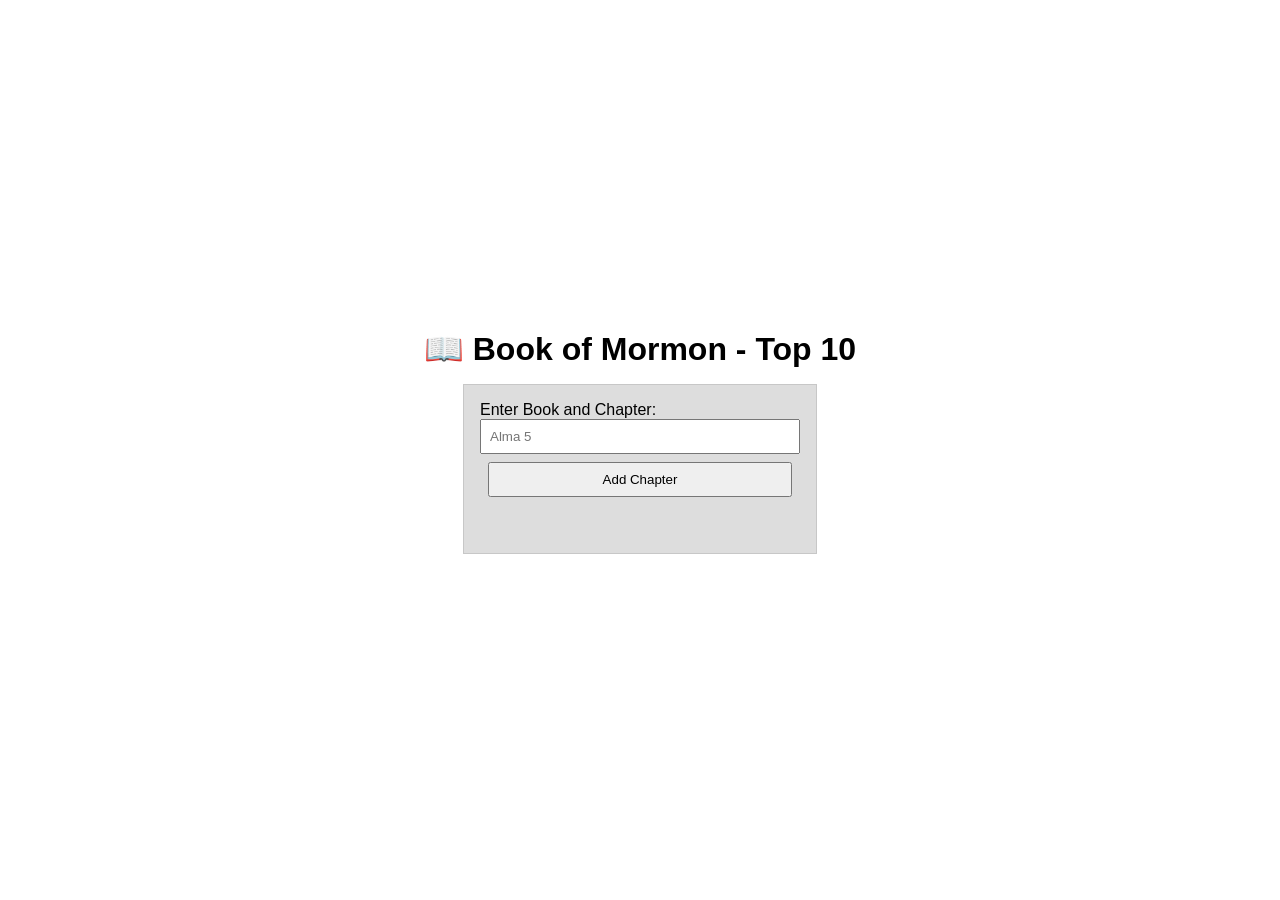
<file: week02/bom.html>
<!DOCTYPE html>
<html lang="en">
<head>
    <meta charset="UTF-8">
    <meta name="viewport" content="width=device-width, initial-scale=1.0">
    <link rel="stylesheet" href="styles/bom.css">
    <script src="scripts/bom.js" defer></script>
    <title>Document</title>
</head>
<h1>📖 Book of Mormon - Top 10</h1>
<main>
	<label for="favchap">Enter Book and Chapter: </label>
	<input type="text" id="favchap" placeholder="Alma 5">
	<button type="submit">Add Chapter</button>
	<ul id="list"></ul>
</main>
</html>
</file>
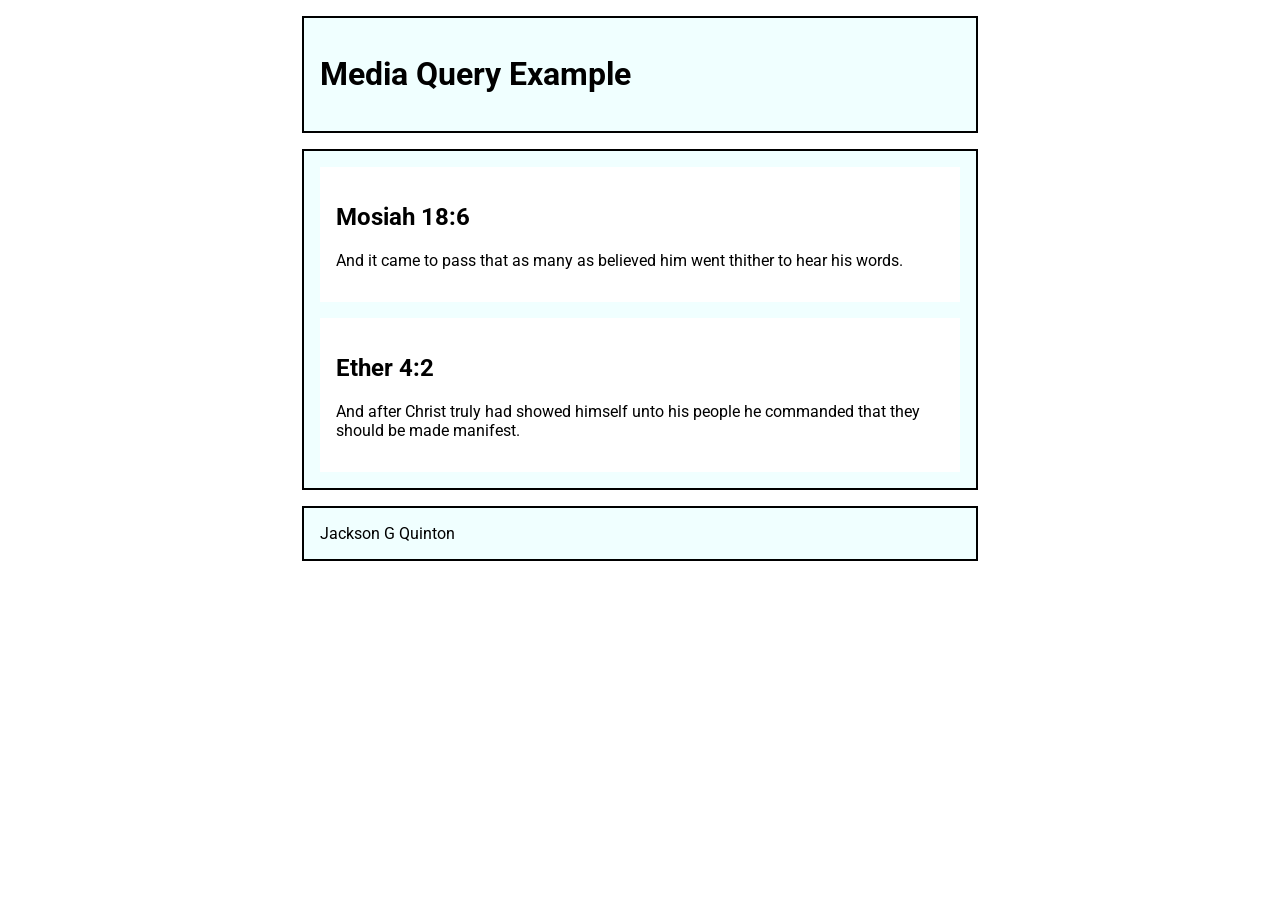
<file: week02/media-query.html>
<!DOCTYPE html>
<html lang="en">
<head>
    <meta charset="UTF-8">
    <meta name="viewport" content="width=device-width, initial-scale=1.0">
    <meta name="description" content="">
    <meta name="author" content="Jackson Quinton">
    <link rel="stylesheet" href="styles/media-query-large.css">
    <link rel="stylesheet" href="styles/media-query.css">
    <link rel="preconnect" href="https://fonts.googleapis.com">
    <link rel="preconnect" href="https://fonts.gstatic.com" crossorigin>
    <link href="https://fonts.googleapis.com/css2?family=Roboto:ital,wght@0,100..900;1,100..900&display=swap" rel="stylesheet">
    <title>Media Query</title>
</head>
<header>
    <h1>Media Query Example</h1>
</header>
<main>
    <section>
        <h2>Mosiah 18:6</h2>
        <p>And it came to pass that as many as believed him went thither to hear his words.</p>
    </section>
    <section>
        <h2>Ether 4:2</h2>
        <p>And after Christ truly had showed himself unto his people he commanded that they should be made manifest.</p>
    </section>
</main>
<footer>
    Jackson G Quinton
</footer>
</html>
</file>
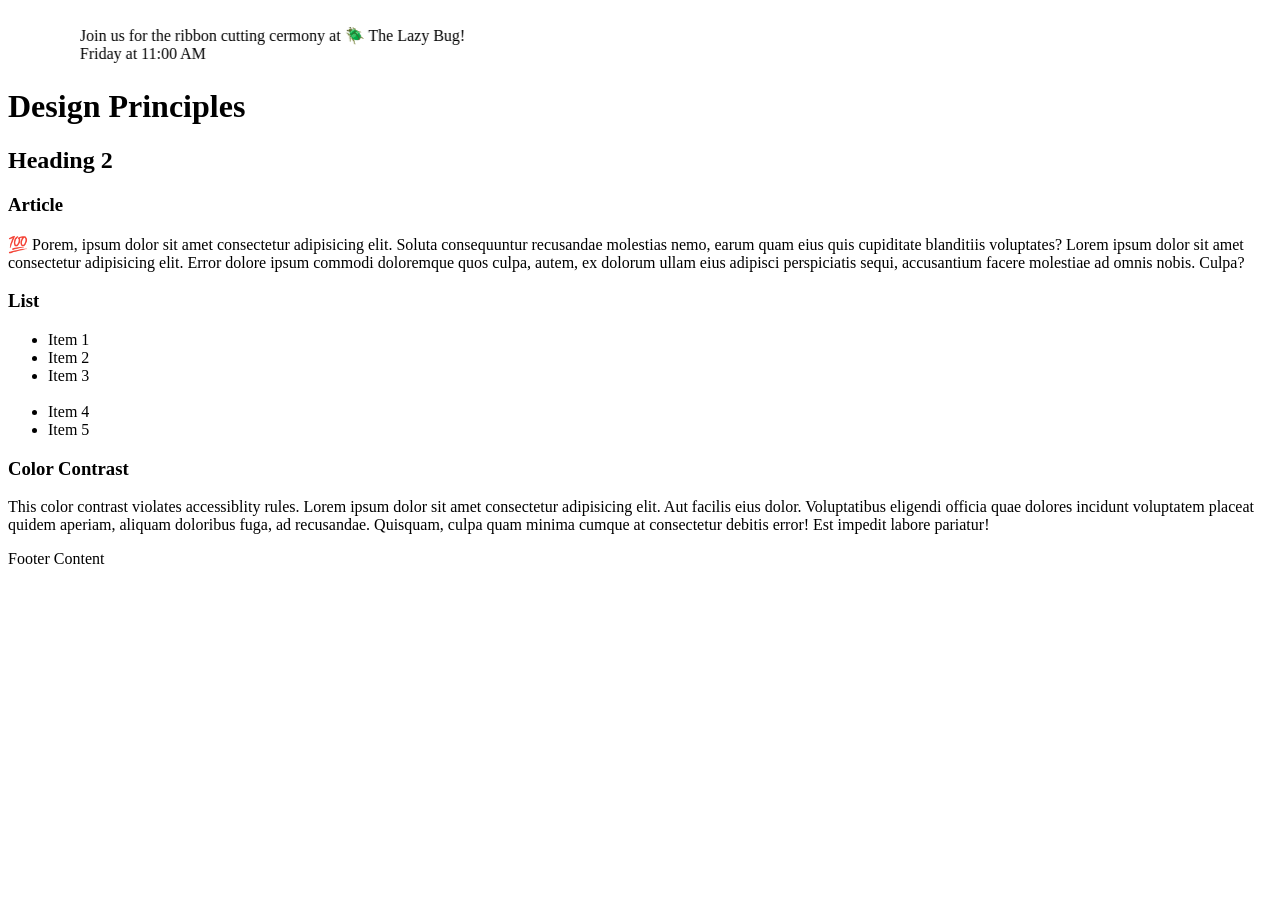
<file: week03/design.html>
<!DOCTYPE html>
<html lang="en">
<head>
    <meta charset="UTF-8">
    <meta name="viewport" content="width=device-width, initial-scale=1.0">
    <title>Document</title>
</head>
<body>
    <header>
        <marquee behavior="alternate" direction="right"><br>Join us for the ribbon cutting cermony at 🪲 The Lazy Bug!<br>Friday at 11:00 AM</marquee>
        <h1>Design Principles</h1>
    </header>
    <main>
        <h2>Heading 2</h2>
        <section>
            <h3>Article</h3>
            <article>
                <p>💯 Porem, ipsum dolor sit amet consectetur adipisicing elit. Soluta consequuntur recusandae molestias nemo, earum quam eius quis cupiditate blanditiis voluptates? Lorem ipsum dolor sit amet consectetur adipisicing elit. Error dolore ipsum commodi doloremque quos culpa, autem, ex dolorum ullam eius adipisci perspiciatis sequi, accusantium facere molestiae ad omnis nobis. Culpa?</p>
            </article>
        </section>
        <section>
            <h3>List</h3>
            <ul>
                <li>Item 1</li>
                <li>Item 2</li>
                <li>Item 3<br><br></li>
                <li>Item 4</li>
                <li>Item 5</li>
            </ul>
        </section>
        <div class="callout">
            <h3>Color Contrast</h3>
            <p>This color contrast violates accessiblity rules. Lorem ipsum dolor sit amet consectetur adipisicing elit. Aut facilis eius dolor. Voluptatibus eligendi officia quae dolores incidunt voluptatem placeat quidem aperiam, aliquam doloribus fuga, ad recusandae. Quisquam, culpa quam minima cumque at consectetur debitis error! Est impedit labore pariatur!</p>
        </div>
    </main>
    <footer>
        Footer Content
    </footer>
</body>
</html>
</file>
<file: styles/base.css>
* {
    box-sizing: border-box;
    padding: 0;
    margin: 0;
}

:root {
    --primary-color: #ffffff;
    --secondary-color: #1d5969;
    --tertiary-color: #474747;
    --accent1-color: #ffffff;
    --accent2-color: #000000;
    --accent3-color: #fbff00;
    --heading-font: 'Montserrat', sans-serif;
}

.roboto-style {
  font-family: "Roboto", sans-serif;
  font-optical-sizing: auto;
  font-weight: 400;
  font-style: normal;
  font-variation-settings: "wdth" 100;
}

body {
    font-family: "Roboto", sans-serif;
    font-optical-sizing: auto;
    font-weight: 400;
    font-style: normal;
    font-variation-settings: "wdth" 100;
    background-color: #f4f4f4;
}

header {
    background-color: var(--secondary-color);
    color: var(--accent1-color);
    padding: 20px 0 0 0;
    text-align: center;
}

header span {
    display: block;
    font-family: var(--heading-font);
    font-size: 1.5rem;
    margin-bottom: 15px;
}

header nav ul {
    list-style: none;
    display: flex;
    justify-content: center;
    gap: 30px;
    background-color: var(--tertiary-color);
    padding: 15px 0;
    width: 100%;
}

header nav a {
    color: var(--accent1-color);
    text-decoration: none;
    font-weight: bold;
}

nav a:hover {
    color: var(--accent3-color);
    text-decoration: underline;
}

h1 {
    grid-column: 1 / -1;
    font-family: var(--heading-font);
    text-align: center;
    margin: 15px 0;
    color: var(--secondary-color);
}

h1, h2, h3 {
    font-weight: 650;
}

main {
    display: grid;
    grid-template-columns: 2fr 1fr;
    gap: 30px;
    padding: 20px;
    max-width: 1200px;
    margin: 0 auto;
}

.card {
    background-color: var(--accent1-color);
    border: 1px solid var(--primary-color);
    border-radius: 8px;
    overflow: hidden;
    text-align: center;
    padding: 0 0 20px 0;
    box-shadow: 0 4px 8px rgba(0,0,0,0.1);
}

.card-body {
    padding: 20px;
    text-align: left;
}

.card img {
    float: right;
    max-width: 200px;
    height: auto;
    margin: 0 0 15px 15px;
    padding: 10px;
}

.card h2 {
    background-color: var(--secondary-color);
    color: var(--accent1-color);
    padding: 15px;
    text-align: center;
    font-family: var(--heading-font);
}

.card h3 {
    text-align: center;
    margin: 20px 0;
    width: 100%;
    clear: both;
    text-decoration: underline;
}

footer {
    background-color: var(--secondary-color);
    color: var(--accent1-color);
    text-align: center;
    padding: 30px;
    margin-top: 40px;
    border-top: 5px solid var(--accent3-color);
}

footer p {
    margin: 8px 0;
}

.lastmodify {
    color: var(--accent3-color);
}

.grid-container {
    display: contents;
}
</file>
<file: styles/form.css>
:root {
    --primary-bg: #f8fafc;
    --card-bg: #ffffff;
    --text-main: #1e293b;
    --text-muted: #64748b;
    --brand-primary: #0f766e;
    --brand-secondary: #115e59;
    --border-color: #cbd5e1;
    --rating-bg: #f1f5f9;
}

body {
    font-family: 'Roboto', sans-serif;
    background-color: var(--primary-bg);
    color: var(--text-main);
    display: flex;
    justify-content: center;
    align-items: center;
    min-height: 100vh;
    padding: 24px;
    margin: 0;
    box-sizing: border-box;
}

body > div {
    width: 100%;
    max-width: 520px;
    background-color: var(--card-bg);
    border: 1px solid var(--border-color);
    border-radius: 8px;
    box-sizing: border-box;
    box-shadow: 0 4px 6px -1px rgba(0, 0, 0, 0.1), 0 2px 4px -1px rgba(0, 0, 0, 0.06);
    overflow: hidden;
}

header {
    background-color: var(--brand-primary);
    color: #ffffff;
    text-align: center;
    padding: 20px 0;
}

header h1 {
    margin: 0;
    font-size: 24px;
    font-weight: 500;
    letter-spacing: 0.5px;
}

form {
    padding: 28px;
}

form > div {
    margin-bottom: 24px;
}

form > div > label {
    display: block;
    font-size: 14px;
    font-weight: 500;
    color: var(--text-main);
    margin-bottom: 8px;
}

form > div > label span {
    font-weight: normal;
    color: var(--text-muted);
    font-size: 12px;
}

form > div:nth-of-type(4) label span {
    font-style: italic;
}

select, 
input[type="date"], 
input[type="text"], 
textarea {
    width: 100%;
    padding: 11px 14px;
    border: 1px solid var(--border-color);
    background-color: #ffffff;
    color: var(--text-main);
    font-size: 15px;
    box-sizing: border-box;
    border-radius: 6px;
    font-family: inherit;
    transition: border-color 0.15s ease, box-shadow 0.15s ease;
}

select:focus, 
input[type="date"]:focus, 
input[type="text"]:focus, 
textarea:focus {
    outline: none;
    border-color: var(--brand-primary);
    box-shadow: 0 0 0 3px rgba(15, 118, 110, 0.15);
}

textarea {
    height: 110px;
    resize: vertical;
}

form > div:nth-of-type(2) > div {
    display: flex;
    justify-content: space-between;
    flex-wrap: wrap;
    gap: 8px;
    background-color: var(--rating-bg);
    border-radius: 6px;
    padding: 12px;
    box-sizing: border-box;
}

form > div:nth-of-type(2) > div > div {
    display: flex;
    flex-direction: column;
    align-items: center;
    gap: 6px;
    flex: 1;
    min-width: 55px;
}

form > div:nth-of-type(2) > div > div label {
    font-size: 13px;
    margin-bottom: 0;
    font-weight: normal;
    white-space: nowrap;
    color: var(--text-main);
}

form > div:nth-of-type(2) > div > div input {
    margin: 0;
    cursor: pointer;
    width: 20px;
    height: 20px;
    accent-color: var(--brand-primary);
}

form > div:nth-of-type(4) > div {
    display: flex;
    flex-direction: column;
    gap: 10px;
    padding-left: 2px;
}

form > div:nth-of-type(4) > div label {
    font-weight: normal;
    font-size: 15px;
    display: flex;
    align-items: center;
    gap: 12px;
    cursor: pointer;
    color: var(--text-main);
}

form > div:nth-of-type(4) > div input {
    margin: 0;
    width: 20px;
    height: 20px;
    cursor: pointer;
    accent-color: var(--brand-primary);
}

button {
    width: 100%;
    background-color: var(--brand-primary);
    border: 1px solid var(--brand-primary);
    color: #ffffff;
    padding: 14px 0;
    font-size: 16px;
    font-weight: 500;
    cursor: pointer;
    border-radius: 6px;
    transition: background-color 0.15s ease;
    font-family: inherit;
    box-shadow: 0 1px 2px rgba(0, 0, 0, 0.05);
}

button:hover {
    background-color: var(--brand-secondary);
    border-color: var(--brand-secondary);
}

footer {
    background-color: #1e293b;
    color: #94a3b8;
    text-align: center;
    padding: 20px 16px;
    font-size: 13px;
    line-height: 1.6;
    border-top: 1px solid var(--border-color);
}

footer p {
    margin: 4px 0;
}

@media (max-width: 480px) {
    body {
        padding: 12px;
    }

    form {
        padding: 20px;
    }

    form > div:nth-of-type(2) > div {
        display: flex;
        justify-content: center;
        gap: 16px;
    }
}

.confirmation-container {
    padding: 28px;
    text-align: center;
}

.confirmation-icon {
    font-size: 48px;
    color: var(--brand-primary);
    margin-bottom: 16px;
}

.confirmation-title {
    margin: 0 0 12px 0;
    font-size: 20px;
    color: var(--text-main);
}

.confirmation-text {
    margin: 0 0 24px 0;
    color: var(--text-muted);
    font-size: 15px;
    line-height: 1.5;
}

.counter-box {
    background-color: var(--rating-bg);
    padding: 16px;
    border-radius: 6px;
    margin-bottom: 28px;
}

.counter-box p {
    margin: 0;
    font-size: 14px;
    color: var(--text-main);
    font-weight: 500;
}

.counter-count {
    color: var(--brand-primary);
    font-weight: 700;
}

.btn-link {
    display: inline-block;
    background-color: var(--brand-primary);
    color: #ffffff;
    padding: 12px 24px;
    font-size: 15px;
    font-weight: 500;
    text-decoration: none;
    border-radius: 6px;
    transition: background-color 0.15s ease;
    box-shadow: 0 1px 2px rgba(0, 0, 0, 0.05);
}

.btn-link:hover {
    background-color: var(--brand-secondary);
}
</file>
<file: styles/place.css>
:root {
    --bg-main: #f1f5f9;
    --bg-panel: #ffffff;
    --text-dark: #0f172a;
    --text-dim: #475569;
    --border-line: #cbd5e1;
    --radius: 8px;
}

* {
    box-sizing: border-box;
    margin: 0;
    padding: 0;
}

body {
    font-family: sans-serif, Arial, Roboto;
    background-color: var(--bg-main);
    color: var(--text-dark);
    display: flex;
    flex-direction: column;
    min-height: 100vh;
}

.header-banner {
    background-color: var(--bg-panel);
    border-bottom: 2px dashed var(--border-line);
    padding: 1rem;
    text-align: center;
}

.place-title-box {
    display: block;
    border: 2px solid var(--text-dark);
    padding: 0.5rem 1rem;
    font-size: 1.5rem;
    font-weight: 700;
    letter-spacing: 0.05em;
    background-color: var(--bg-panel);
    max-width: 90%;
    margin: 0 auto;
}

.content-workspace {
    flex: 1;
    padding: 1rem;
    display: flex;
    flex-direction: column;
    gap: 1.5rem;
    width: 100%;
}

.hero-picture {
    width: 100%;
    display: block;
}

.hero-img {
    width: 100%;
    height: auto;
    border-radius: var(--radius);
    border: 2px solid var(--border-line);
}

.image-canvas {
    background-color: #e2e8f0;
    background-image: linear-gradient(45deg, #cbd5e1 25%, transparent 25%), 
                      linear-gradient(-45deg, #cbd5e1 25%, transparent 25%);
    background-size: 30px 30px;
    border: 2px solid var(--border-line);
    aspect-ratio: 1 / 1;
    min-height: 280px;
    border-radius: var(--radius);
    display: flex;
    align-items: center;
    justify-content: center;
    color: var(--text-dim);
    font-weight: 600;
    letter-spacing: 0.1em;
    text-transform: uppercase;
    position: relative;
}

.image-canvas::after {
    content: '';
    position: absolute;
    width: 10px;
    height: 10px;
    border-radius: 50%;
    background-color: var(--text-dim);
    opacity: 0.3;
}

.wireframe-card {
    background-color: var(--bg-panel);
    border: 2px solid var(--text-dark);
    padding: 1.25rem;
    border-radius: var(--radius);
    box-shadow: 4px 4px 0px rgba(0,0,0,0.05);
    text-align: center;
}

.card-tab-header {
    display: flex;
    align-items: center;
    justify-content: space-between;
    font-size: 1.4rem;
    font-weight: 800;
    margin-bottom: 0.75rem;
    border-bottom: 2px solid var(--text-dark);
    padding-bottom: 0.25rem;
}

.weather-tab-icon {
    width: 24px;
    height: 24px;
    color: var(--text-dark);
}

.data-property-list {
    list-style: none;
    display: inline-flex;
    flex-direction: column;
    gap: 0.4rem;
    width: 100%;
    max-width: 260px;
    margin: 0 auto;
}

.property-row {
    display: flex;
    justify-content: space-between;
    font-size: 0.95rem;
}

.prop-label {
    font-weight: 500;
    color: var(--text-dim);
    text-align: left;
    flex: 1;
}

.prop-value {
    font-weight: 600;
    text-align: right;
    flex: 1;
}

.footer-banner {
    background-color: var(--bg-panel);
    border-top: 2px dashed var(--border-line);
    padding: 1.25rem 1rem;
    text-align: center;
    font-size: 0.8rem;
    color: var(--text-dim);
    line-height: 1.5;
}

@media (min-width: 768px) {
    .content-workspace {
        position: relative;
        display: grid;
        grid-template-columns: repeat(12, 1fr);
        align-items: center;
        padding: 3rem 1.5rem;
        min-height: 550px;
        max-width: 1300px;
        margin: 0 auto;
    }

    .hero-picture {
        grid-column: 1 / -1;
        position: absolute;
        top: 1.5rem;
        bottom: 1.5rem;
        left: 1.5rem;
        right: 1.5rem;
        height: calc(100% - 3rem);
        z-index: 1;
    }

    .hero-img {
        width: 100%;
        height: 100%;
        object-fit: cover;
    }

    .image-canvas {
        display: none;
    }

    .left-data-card {
        grid-column: 1 / span 4;
        align-self: start;
        z-index: 2;
        margin-left: 2rem;
        margin-top: 2rem;
        text-align: left;
    }

    .left-data-card .data-property-list {
        max-width: 100%;
    }

    .right-weather-card {
        grid-column: 9 / span 4;
        align-self: end;
        z-index: 2;
        margin-right: 2rem;
        margin-bottom: 2rem;
        text-align: left;
    }

    .right-weather-card .data-property-list {
        max-width: 100%;
    }
}
</file>
<file: styles/temples.css>
* {
    box-sizing: border-box;
    padding: 0;
    margin: 0;
    font-style: normal;
}

:root {
    --primary-color: #ffffff;
    --secondary-color: #1d5969;
    --tertiary-color: #474747;
    --accent1-color: #ffffff;
    --accent2-color: #000000;
    --accent3-color: #fbff00;
    --heading-font: 'Montserrat', sans-serif;
    --body-font: 'Roboto', sans-serif;
}

body {
    font-family: var(--body-font);
}

header {
    background-color: var(--secondary-color);
    color: var(--accent1-color);
    padding: 20px 0 0 0;
    position: relative;
    display: flex;
    flex-direction: column;
}

header nav ul {
    list-style: none;
    display: flex;
    flex-direction: column; 
    background-color: var(--tertiary-color);
    width: 100%;
}

header nav a {
    color: var(--accent1-color);
    text-decoration: none;
    font-weight: bold;
    display: block;
    padding: 12px 20px;
    border-bottom: 1px solid rgba(255,255,255,0.1);
}

nav a:hover {
    color: var(--accent3-color);
    background-color: var(--accent2-color);
}
h1 {
    text-align: center;
    padding: 10px;
}

#menu {
    position: absolute;
    right: 15px;
    top: 10px;
    font-size: 2rem;
    background: none;
    border: none;
    color: var(--accent1-color);
    cursor: pointer;
}

#menu::before {
    content: "☰";
}

#menu.show::before {
    content: "❌";
}

.hamburger {
    list-style: none;
    display: none;
    flex-direction: column;
    background-color: var(--tertiary-color);
    width: 100%;
}

.hamburger.show {
    display: flex;
}

main {
    padding: 15px;
}

main h2 {
    font-family:  var(--heading-font);
    text-align: center;
    gap: 15px;
}

figure {
    background-color: var(--primary-color);
    border: 1px solid var(--accent1-color);
    box-shadow: 0 2px 5px var(--accent2-color);
}

.temple {
    display: grid;
    grid-template-columns: 1fr;
    gap: 20px;
    justify-content: center;
}

figure img {
    max-width: 100%;
    width: 800px;
    height: auto;
    display: block;
}

figcaption {
    padding: 10px;
    text-align: center;
    font-family: var(--heading-font);
    font-weight: bold;
}

footer {
    background-color: var(--secondary-color);
    color: var(--accent1-color);
    text-align: center;
    padding: 30px;
    margin-top: 40px;
    border-top: 5px solid var(--accent3-color);
}

footer p {
    margin: 8px 0;
}
</file>
<file: styles/temples-large.css>
@media screen and (min-width: 500px) {
    header {
        display: flex;
        justify-content: space-between;
        align-items: center;
        padding: 20px;
    }

    header h1 {
        margin-bottom: 0;
        padding-left: 0;
    }

    header nav ul {
        flex-direction: row;
        background-color: transparent;
        gap: 20px;
    }

    header nav a {
        padding: 5px 10px;
        border-bottom: none;
    }

    #menu {
        display: none;
    }

    .hamburger {
        display: flex !important;
    flex-direction: row;
    background-color: transparent;
    gap: 20px;
    }

    .temple {
        grid-template-columns: repeat(auto-fit, minmax(500px, 1fr));
        gap: 30px;
        justify-content: center;
        justify-items: center;
    }
}
</file>
<file: final project/styles/home.css>
:root {
    --primary: #0066cc;
    --secondary: #f0f7ff;
    --accent: #2ecc71;
    --text: #333333;
    --white: #ffffff;
    --dark-bg: #2c3e50;
}

* {
    box-sizing: border-box;
    margin: 0;
    padding: 0;
}

body {
    font-family: 'Roboto', sans-serif;
    font-weight: 400;
    color: var(--text);
    line-height: 1.6;
    background-color: var(--white);
}

h1, h2, h3, h4 {
    font-family: 'Poppins', sans-serif;
    font-weight: 700;
    color: var(--primary);
}

header {
    background-color: var(--white);
    border-bottom: 2px solid var(--secondary);
    padding: 1rem 5%;
    display: flex;
    justify-content: space-between;
    align-items: center;
    position: sticky;
    top: 0;
    z-index: 1000;
}

.logo {
    text-decoration: none;
}

nav a {
    color: var(--text);
    text-decoration: none;
    margin-left: 20px;
    font-weight: 500;
    transition: color 0.3s;
}

nav a:hover {
    color: var(--primary);
}

.cta-btn {
    background-color: var(--accent);
    color: var(--white);
    padding: 10px 20px;
    border-radius: 5px;
    font-weight: 500;
    text-decoration: none;
}

.cta-btn:hover {
    background-color: #27ae60;
    color: var(--white);
}

.menu-toggle {
    display: none;
    font-size: 1.5rem;
    cursor: pointer;
    color: var(--primary);
}

.hero {
    background: linear-gradient(rgba(0, 102, 204, 0.1), rgba(0, 102, 204, 0.2)), 
                url('https://unsplash.com') no-repeat center center/cover;
    padding: 100px 5%;
    text-align: center;
}

.hero h1 {
    font-size: 2.8rem;
    margin-bottom: 15px;
}

.hero p {
    font-size: 1.2rem;
    margin-bottom: 30px;
    max-width: 600px;
    margin-left: auto;
    margin-right: auto;
}

.services-preview {
    background-color: var(--secondary);
    padding: 60px 5%;
    text-align: center;
}

.services-preview h2 {
    margin-bottom: 40px;
}

.grid {
    display: grid;
    grid-template-columns: repeat(auto-fit, minmax(280px, 1fr));
    gap: 30px;
    max-width: 1200px;
    margin: 0 auto;
}

.card {
    background-color: var(--white);
    padding: 30px;
    border-radius: 8px;
    box-shadow: 0 4px 6px rgba(0,0,0,0.05);
    text-align: left;
}

.card h3 {
    margin-bottom: 15px;
    font-size: 1.3rem;
}

.card p {
    margin-bottom: 20px;
}

.card a {
    color: var(--primary);
    font-weight: 500;
    text-decoration: none;
}

.reviews {
    padding: 60px 5%;
    text-align: center;
    max-width: 800px;
    margin: 0 auto;
}

.reviews h2 {
    margin-bottom: 30px;
}

.review-slider {
    background-color: var(--secondary);
    padding: 30px;
    border-radius: 8px;
    font-style: italic;
}

.review-author {
    display: block; 
    margin-top: 15px; 
    color: var(--primary); 
    font-family: 'Poppins';
}

footer {
    background-color: var(--dark-bg);
    color: var(--white);
    padding: 40px 5%;
    display: grid;
    grid-template-columns: repeat(auto-fit, minmax(200px, 1fr));
    gap: 30px;
    font-size: 0.9rem;
    border-top: 5px solid var(--primary);
}

footer.no-border {
    border-top: none;
}

footer h4 {
    margin-bottom: 15px;
    color: var(--secondary);
}

footer p {
    margin-bottom: 8px;
}

footer a {
    color: var(--secondary);
    text-decoration: none;
}

@media (max-width: 900px) {
    .container { 
        grid-template-columns: 1fr; 
    }
}

@media (max-width: 768px) {
    header {
        padding: 1rem 5%;
    }
    nav {
        display: none;
    }
    .menu-toggle {
        display: block;
    }
    .hero h1 {
        font-size: 2rem;
    }
    .grid {
        grid-template-columns: 1fr;
    }
    nav.nav-active {
        display: flex !important;
        flex-direction: column;
        position: absolute;
        top: 100%;
        left: 0;
        width: 100%;
        background-color: var(--white);
        box-shadow: 0 4px 10px rgba(0,0,0,0.1);
        padding: 20px;
        border-bottom: 2px solid var(--secondary);
    }
    nav.nav-active a {
        margin: 10px 0 !important;
        text-align: center;
    }
}
</file>
<file: final project/styles/schedule.css>
:root {
    --primary: #0066cc;
    --secondary: #f0f7ff;
    --accent: #2ecc71;
    --text: #333333;
    --white: #ffffff;
    --dark-bg: #2c3e50;
}

* {
    box-sizing: border-box;
    margin: 0;
    padding: 0;
}

body {
    font-family: 'Roboto', sans-serif;
    font-weight: 400;
    color: var(--text);
    line-height: 1.6;
    background-color: var(--white);
}

h1, h2, h3, h4 {
    font-family: 'Poppins', sans-serif;
    font-weight: 700;
    color: var(--primary);
}


header {
    background-color: var(--white);
    border-bottom: 2px solid var(--secondary);
    padding: 1rem 5%;
    display: flex;
    justify-content: space-between;
    align-items: center;
    position: sticky;
    top: 0;
    z-index: 1000;
}

.logo {
    text-decoration: none;
}

nav a {
    color: var(--text);
    text-decoration: none;
    margin-left: 20px;
    font-weight: 500;
    transition: color 0.3s;
}

nav a:hover {
    color: var(--primary);
}

.cta-btn {
    background-color: var(--accent);
    color: var(--white);
    padding: 10px 20px;
    border-radius: 5px;
    font-weight: 500;
    text-decoration: none;
}

.cta-btn:hover {
    background-color: #27ae60;
    color: var(--white);
}

.menu-toggle {
    display: none;
    font-size: 1.5rem;
    cursor: pointer;
    color: var(--primary);
}

.page-bg-gray {
    background-color: #fafafa;
}

.container {
    display: grid;
    grid-template-columns: 2fr 1fr;
    gap: 40px;
    padding: 40px 5%;
    max-width: 1200px;
    margin: 0 auto;
}

.form-block {
    background-color: var(--white);
    padding: 40px;
    border-radius: 8px;
    box-shadow: 0 4px 10px rgba(0,0,0,0.05);
}

.form-block h2 { 
    margin-bottom: 20px; 
}

.form-block p {
    margin-bottom: 25px;
}

.form-group {
    margin-bottom: 20px;
}

label {
    display: block;
    margin-bottom: 8px;
    font-weight: 500;
}

input, select, textarea {
    width: 100%;
    padding: 12px;
    border: 1px solid #cccccc;
    border-radius: 4px;
    font-family: 'Roboto', sans-serif;
    font-size: 1rem;
}

input:focus, select:focus {
    border-color: var(--primary);
    outline: none;
}

.submit-btn {
    background-color: var(--accent);
    color: var(--white);
    border: none;
    padding: 15px 30px;
    font-size: 1.1rem;
    font-family: 'Poppins', sans-serif;
    font-weight: 600;
    border-radius: 5px;
    cursor: pointer;
    width: 100%;
}

.submit-btn:hover {
    background-color: #27ae60;
}

.sidebar {
    background-color: var(--secondary);
    padding: 30px;
    border-radius: 8px;
    height: fit-content;
}

.sidebar h3 {
    margin-bottom: 15px;
    font-size: 1.2rem;
    border-bottom: 2px solid rgba(0,102,204,0.2);
    padding-bottom: 5px;
}

.sidebar h4 {
    margin-top: 20px;
}

.sidebar p {
    margin-bottom: 15px;
}

.sidebar-subtext {
    font-size: 0.95rem;
}

.wait-badge {
    display: inline-block;
    background-color: var(--primary);
    color: var(--white);
    padding: 5px 12px;
    border-radius: 20px;
    font-weight: 500;
    font-size: 0.85rem;
}

footer {
    background-color: var(--dark-bg);
    color: var(--white);
    padding: 40px 5%;
    display: grid;
    grid-template-columns: repeat(auto-fit, minmax(200px, 1fr));
    gap: 30px;
    font-size: 0.9rem;
    border-top: 5px solid var(--primary);
}

footer.no-border {
    border-top: none;
}

footer h4 {
    margin-bottom: 15px;
    color: var(--secondary);
}

footer p {
    margin-bottom: 8px;
}

footer a {
    color: var(--secondary);
    text-decoration: none;
}

@media (max-width: 900px) {
    .container { 
        grid-template-columns: 1fr; 
    }
}

@media (max-width: 768px) {
    header {
        padding: 1rem 5%;
    }
    nav {
        display: none;
    }
    .menu-toggle {
        display: block;
    }
    .hero h1 {
        font-size: 2rem;
    }
    .grid {
        grid-template-columns: 1fr;
    }
    nav.nav-active {
        display: flex !important;
        flex-direction: column;
        position: absolute;
        top: 100%;
        left: 0;
        width: 100%;
        background-color: var(--white);
        box-shadow: 0 4px 10px rgba(0,0,0,0.1);
        padding: 20px;
        border-bottom: 2px solid var(--secondary);
    }
    nav.nav-active a {
        margin: 10px 0 !important;
        text-align: center;
    }
}
</file>
<file: final project/styles/service.css>
:root {
    --primary: #0066cc;
    --secondary: #f0f7ff;
    --accent: #2ecc71;
    --text: #333333;
    --white: #ffffff;
    --dark-bg: #2c3e50;
}

* {
    box-sizing: border-box;
    margin: 0;
    padding: 0;
}

body {
    font-family: 'Roboto', sans-serif;
    font-weight: 400;
    color: var(--text);
    line-height: 1.6;
    background-color: var(--white);
}

h1, h2, h3, h4 {
    font-family: 'Poppins', sans-serif;
    font-weight: 700;
    color: var(--primary);
}

header {
    background-color: var(--white);
    border-bottom: 2px solid var(--secondary);
    padding: 1rem 5%;
    display: flex;
    justify-content: space-between;
    align-items: center;
    position: sticky;
    top: 0;
    z-index: 1000;
}

.logo {
    text-decoration: none;
}

nav a {
    color: var(--text);
    text-decoration: none;
    margin-left: 20px;
    font-weight: 500;
    transition: color 0.3s;
}

nav a:hover {
    color: var(--primary);
}

.cta-btn {
    background-color: var(--accent);
    color: var(--white);
    padding: 10px 20px;
    border-radius: 5px;
    font-weight: 500;
    text-decoration: none;
}

.cta-btn:hover {
    background-color: #27ae60;
    color: var(--white);
}

.menu-toggle {
    display: none;
    font-size: 1.5rem;
    cursor: pointer;
    color: var(--primary);
}

.scenario-alert {
    background-color: var(--secondary);
    border-left: 5px solid var(--primary);
    padding: 20px;
    margin: 30px 5%;
    border-radius: 4px;
}

.scenario-alert h3 {
    margin-bottom: 5px;
    font-size: 1.1rem;
}

.pricing-section {
    padding: 0 5% 60px 5%;
}

.pricing-section h2 {
    margin-bottom: 25px;
    border-bottom: 2px solid var(--secondary);
    padding-bottom: 10px;
}

table {
    width: 100%;
    border-collapse: collapse;
    margin-bottom: 40px;
    background: var(--white);
}

th {
    background-color: var(--primary);
    color: var(--white);
    font-family: 'Poppins', sans-serif;
    text-align: left;
    padding: 12px;
}

td {
    padding: 12px;
    border-bottom: 1px solid var(--secondary);
}

tr:nth-child(even) {
    background-color: var(--secondary);
}

.price-tag {
    font-weight: 500;
    color: var(--primary);
}

footer {
    background-color: var(--dark-bg);
    color: var(--white);
    padding: 40px 5%;
    display: grid;
    grid-template-columns: repeat(auto-fit, minmax(200px, 1fr));
    gap: 30px;
    font-size: 0.9rem;
    border-top: 5px solid var(--primary);
}

footer.no-border {
    border-top: none;
}

footer h4 {
    margin-bottom: 15px;
    color: var(--secondary);
}

footer p {
    margin-bottom: 8px;
}

footer a {
    color: var(--secondary);
    text-decoration: none;
}

@media (max-width: 900px) {
    .container { 
        grid-template-columns: 1fr; 
    }
}

@media (max-width: 768px) {
    header {
        padding: 1rem 5%;
    }
    nav {
        display: none;
    }
    .menu-toggle {
        display: block;
    }
    .hero h1 {
        font-size: 2rem;
    }
    .grid {
        grid-template-columns: 1fr;
    }
    nav.nav-active {
        display: flex !important;
        flex-direction: column;
        position: absolute;
        top: 100%;
        left: 0;
        width: 100%;
        background-color: var(--white);
        box-shadow: 0 4px 10px rgba(0,0,0,0.1);
        padding: 20px;
        border-bottom: 2px solid var(--secondary);
    }
    nav.nav-active a {
        margin: 10px 0 !important;
        text-align: center;
    }
}
</file>
<file: project/styles/siteplan.css>
:root {
    --primary-color: #0066cc;
    --secondary-color: #f0f7ff;
    --accent-color: #2ecc71;
    --text-color: #2c3e50;
    --white: #ffffff;
    --border-color: #bdc3c7;
    --heading-font: 'Poppins', sans-serif;
    --body-font: 'Roboto', sans-serif;
}

body {
    font-family: var(--body-font);
    line-height: 1.6;
    color: var(--text-color);
    max-width: 900px;
    margin: 0 auto;
    padding: 20px;
    background-color: #fafbfc;
}

header {
    border-bottom: 4px solid var(--primary-color);
    padding-bottom: 15px;
    margin-bottom: 30px;
}

h1, h2, h3 {
    font-family: var(--heading-font);
    color: var(--primary-color);
    margin-top: 0;
}

section {
    background-color: var(--secondary-color);
    padding: 25px;
    margin-bottom: 25px;
    border-radius: 6px;
    border: 1px solid #e1ecf7;
}

p, li {
    font-size: 1rem;
}

ul {
    padding-left: 20px;
}

.accent-text {
    color: var(--primary-color);
    font-weight: 500;
}

.highlight-box {
    background-color: var(--white);
    border-left: 4px solid var(--accent-color);
    padding: 12px;
    margin: 10px 0;
    border-radius: 0 4px 4px 0;
}

.wireframe-container {
    display: grid;
    grid-template-columns: 1fr;
    gap: 25px;
    margin-top: 20px;
}

@media (min-width: 768px) {
    .wireframe-container {
        grid-template-columns: 1fr 2fr;
    }
}

.wireframe-box {
    border: 2px dashed var(--border-color);
    background: var(--white);
    padding: 20px;
    border-radius: 6px;
}

.wireframe-box h3 {
    font-size: 1.1rem;
    border-bottom: 1px solid var(--border-color);
    padding-bottom: 5px;
}

.wf-element {
    background: #eaeded;
    border: 1px solid #d5dbdb;
    margin: 10px 0;
    padding: 12px;
    font-size: 0.85rem;
    font-weight: 500;
    color: #5d6d7e;
    text-align: center;
    border-radius: 4px;
}

.wf-desktop-nav {
    display: flex;
    justify-content: space-between;
    align-items: center;
    background: #eaeded;
    border: 1px solid #d5dbdb;
    padding: 10px;
    margin: 10px 0;
    font-size: 0.85rem;
    font-weight: 500;
    color: #5d6d7e;
    border-radius: 4px;
}


.wf-grid-3 {
    display: grid;
    grid-template-columns: repeat(3, 1fr);
    gap: 8px;
}

.h-50 { height: 50px; }
.h-70 { height: 70px; }
.h-90 { height: 90px; }

footer {
    text-align: center;
    margin-top: 40px;
    padding-top: 20px;
    border-top: 1px solid var(--border-color);
    font-size: 0.9rem;
    color: #7f8c8d;
}
</file>
<file: week01/styles/layout.css>
* {
    box-sizing: border-box;
    padding: 0;
    margin: 0;
}

:root {
    --primary-color: #303030;
    --secondary-color: #818181;
    --tietary-color: #c0c0c0;
    --accent1-color: #ffffff;
    --accent2-color: #000000;
    --heading-font: "Times New Roman", serif;
    --body-font: Arial, sans-serif;
}

header,
main,
footer {
    width: auto;
    margin: 0 auto;
}

header .url-bar {
    background-color: var(--accent2-color);
    width: 100%;
}

nav ul {
    display: flex;
    justify-content: space-around;
    list-style: none;
    background-color: var(--accent2-color);
}

nav ul li a {
    display: block;
    padding: 15px 25px;
    color: var(--accent1-color);
    text-decoration: none;
    font-family: var(--body-font);
}

h1 {
    padding-bottom: 140px;
    padding-left: 15px;
}

h1, h2, h3, h4 {
    font-family: var(--heading-font);
    font-weight: normal;
}

header {
    background-color: var(--primary-color);
    color: var(--accent1-color);
    padding: 30px 0 0;
}

main {
    display: grid;
    grid-template-columns: 3fr 1fr;
    min-height: 450px;
}

.primary {
    background-color: var(--tietary-color);
    padding: 20px;
}

.secondary {
    background-color: var(--accent1-color);
    padding: 20px;
}

footer {
    background-color: var(--primary-color);
    color: var(--accent1-color);
    text-align: center;
    padding-top: 20px;
    padding-bottom: 200px;
}
</file>
<file: week02/styles/bom.css>
* {
	margin: 0;
	padding: 0;
}

body {
	height: 100vh;
	display: flex;
	flex-direction: column;
	align-items: center;
	justify-content: center;
	font-family: Acme, Arial, sans-serif;
}

h1 {
	font-size: 1.5rem;
}

main {
	margin: 1rem auto;
	border: 1px solid rgb(0 0 0 / 0.1);
	padding: 1rem;
	background-color: #ddd;
	display: flex;
	flex-direction: column;
}

input,
button {
	padding: 0.5rem;
}

button {
	margin: 0.5rem;
}

.delete {
	width: fit-content;
}

.input {
	display: flex;
	gap: 1rem;
}

.list {
	padding: 0.5rem;
}

ul {
	margin: 1rem;
	list-style: none;
}

li {
	display: flex;
	align-items: center;
	justify-content: space-between;
}

@media only screen and (min-width: 32.5em) {
	h1 {
		font-size: 2rem;
	}

	main {
		width: 320px;
	}
}
</file>
<file: week02/styles/media-query-large.css>
@media screen and (min-width: 500px) {
    header {
        background-color: #000;
        text-decoration-color: #fff;
    }
    main {
        grid-template-columns: 1fr 1fr;
    }
}
</file>
<file: week02/styles/media-query.css>
body {
    font-family: 'Roboto', sans-serif;
}

header, main, footer {
    max-width: 640px;
    margin: 1rem auto;
    border: 2px solid #000;
    padding: 1rem;
    background-color: azure;
}

main {
    display: grid;
    grid-gap: 1rem;
    grid-template-columns: 1fr;
}

section {
    padding: 1rem;
    background-color: #fff;
}
</file>
